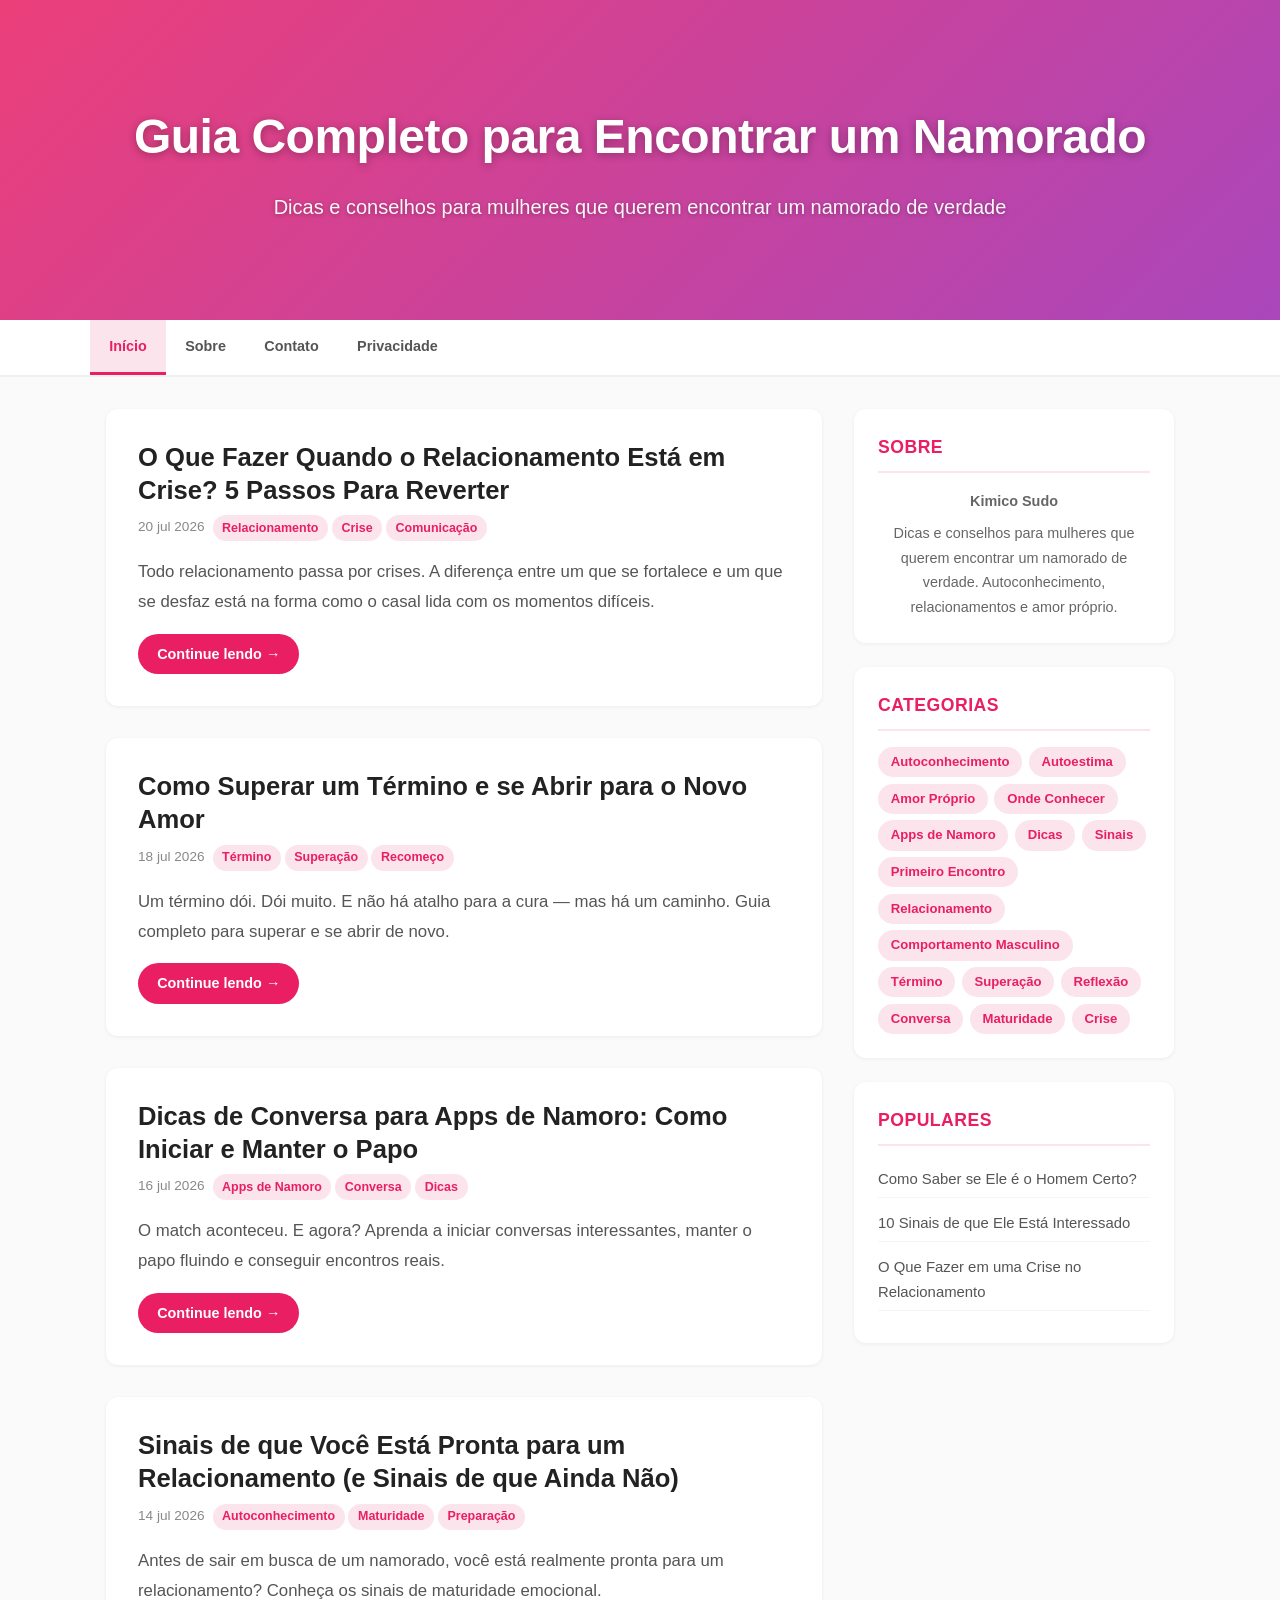
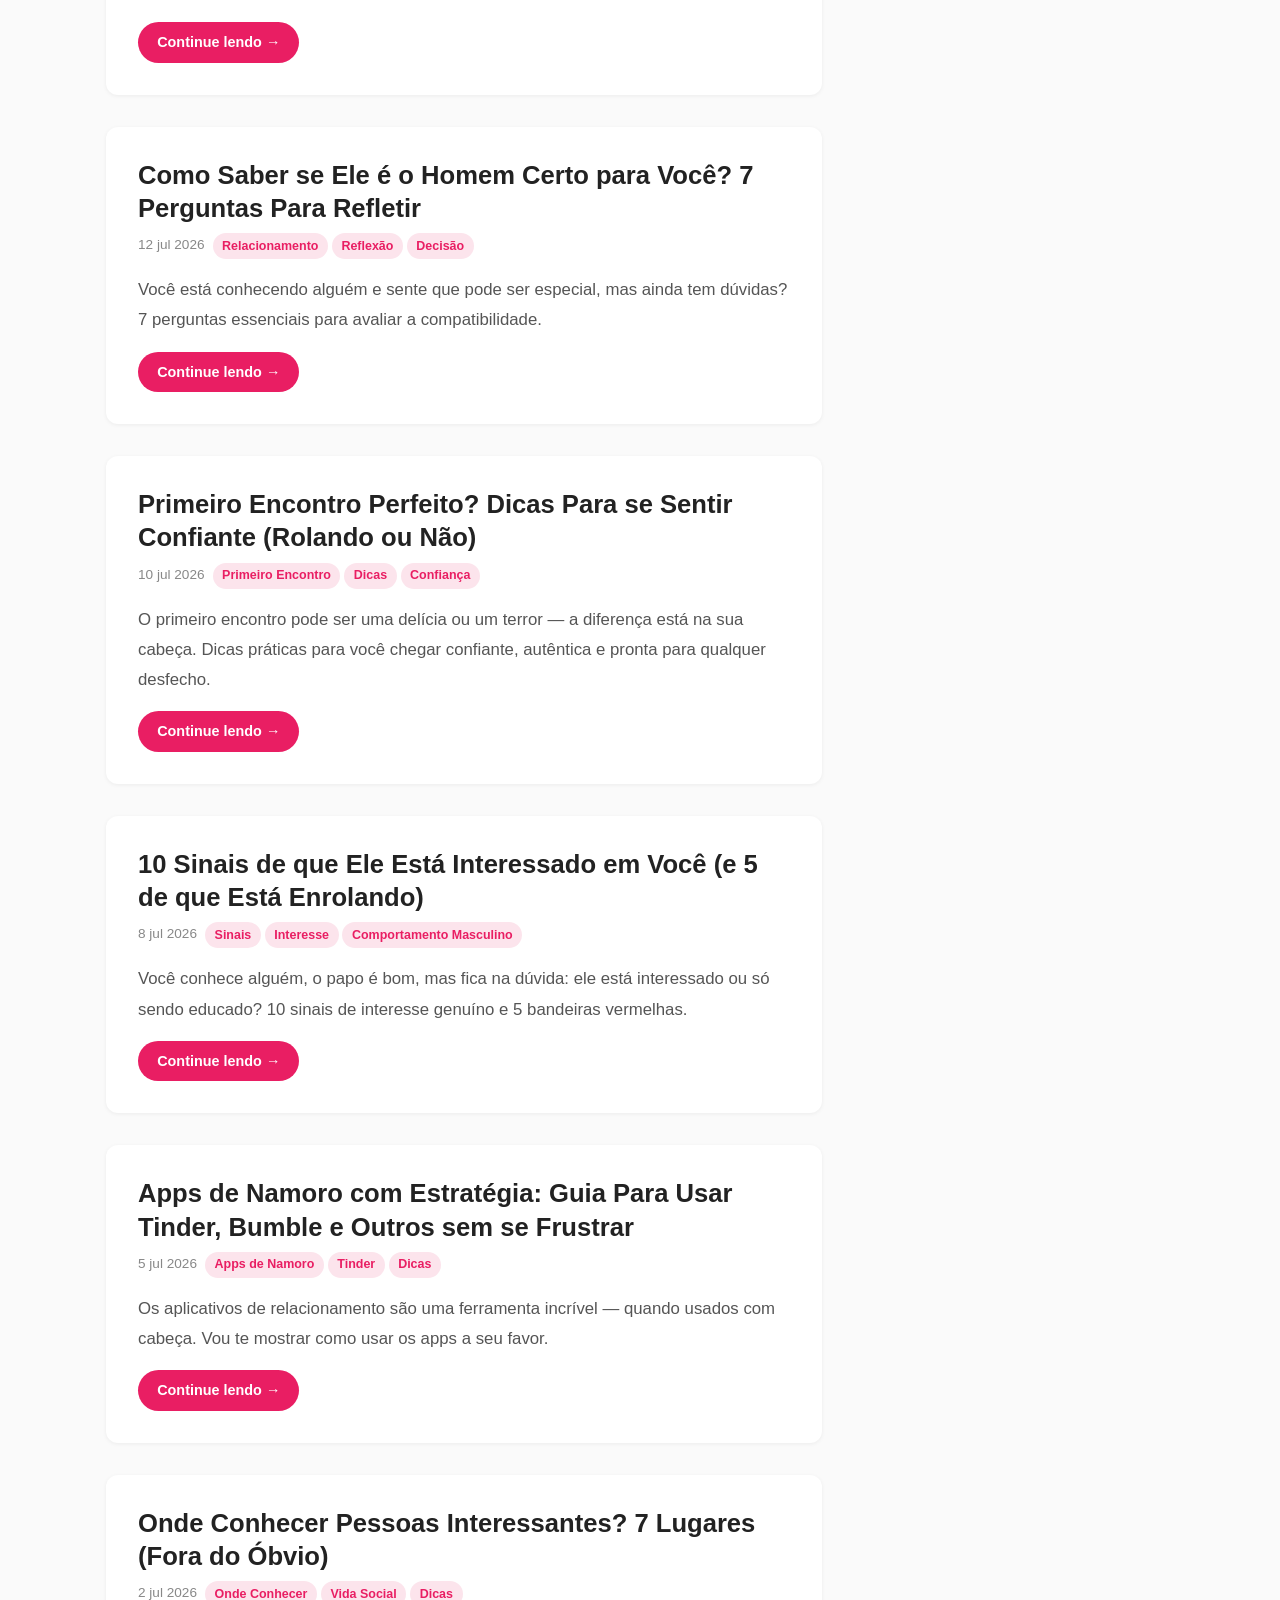
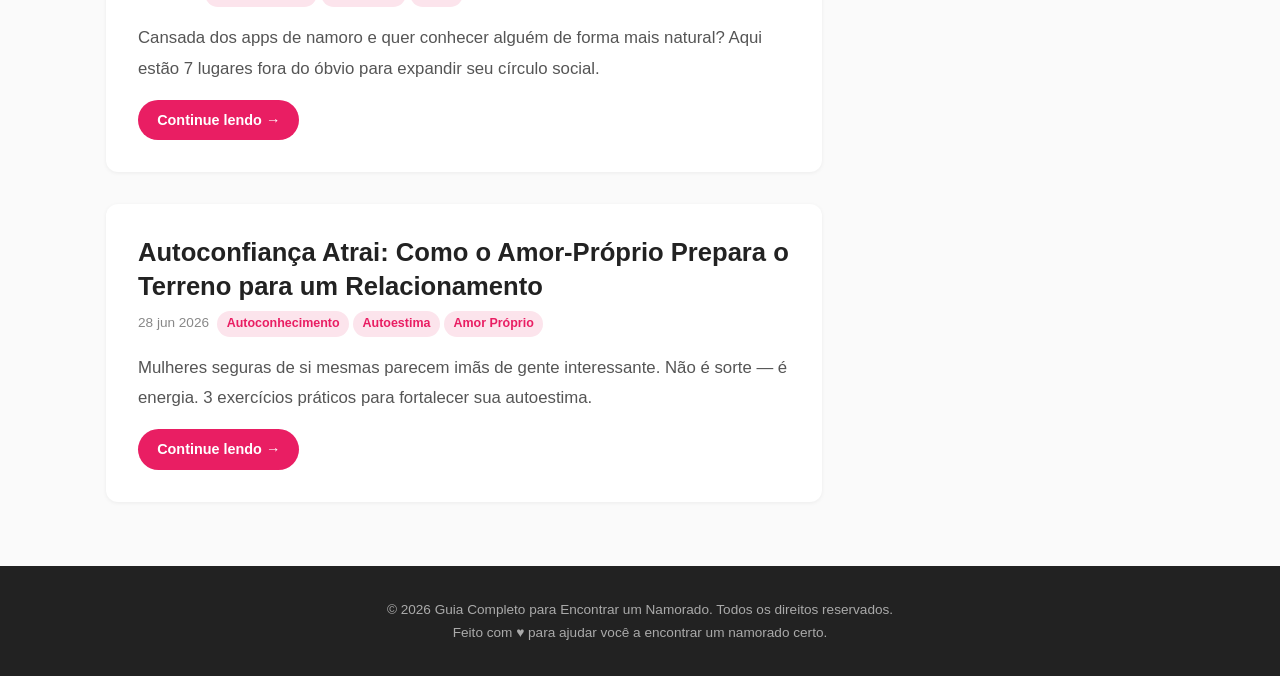
<file: index.html>
<!DOCTYPE html>
<html lang="pt-BR">
<head>
  <meta charset="UTF-8">
  <meta name="viewport" content="width=device-width, initial-scale=1">
  <title>Guia Completo para Encontrar um Namorado</title>
  <meta name="description" content="Guia completo para mulheres que querem encontrar um namorado. Dicas de autoestima, relacionamento, apps de namoro e como conhecer pessoas interessantes.">
  <meta property="og:title" content="Guia Completo para Encontrar um Namorado">
  <meta property="og:description" content="Guia completo para mulheres que querem encontrar um namorado. Dicas de autoestima, relacionamento, apps de namoro e como conhecer pessoas interessantes.">
  <meta property="og:type" content="website">
  <meta property="og:url" content="https://prado59.github.io/namoradocerto/">
  <meta property="og:image" content="https://prado59.github.io/namoradocerto/img/og-image.jpg">
  <meta name="twitter:card" content="summary_large_image">
  <meta name="twitter:title" content="Guia Completo para Encontrar um Namorado">
  <meta name="twitter:description" content="Guia completo para mulheres que querem encontrar um namorado.">
  <link rel="canonical" href="https://prado59.github.io/namoradocerto/">
  <link rel="stylesheet" href="css/style.css">
  <link rel="icon" href="data:image/svg+xml,<svg xmlns='http://www.w3.org/2000/svg' viewBox='0 0 100 100'><text y='.9em' font-size='90'>💕</text></svg>">
  <script async src="https://www.googletagmanager.com/gtag/js?id=G-HJWYYD8TSG"></script>
  <script>window.dataLayer=window.dataLayer||[];function gtag(){dataLayer.push(arguments);}gtag('js',new Date());gtag('config','G-HJWYYD8TSG');</script>
</head>
<body>

  <header class="header-wrap">
    <h1><a href="index.html">Guia Completo para Encontrar um Namorado</a></h1>
    <p class="description">Dicas e conselhos para mulheres que querem encontrar um namorado de verdade</p>
  </header>

  <nav class="nav-wrap">
    <button class="nav-toggle" onclick="this.nextElementSibling.classList.toggle('open')">☰ Menu</button>
    <ul>
      <li class="active"><a href="index.html">Início</a></li>
      <li><a href="about.html">Sobre</a></li>
      <li><a href="contact.html">Contato</a></li>
      <li><a href="privacy.html">Privacidade</a></li>
    </ul>
  </nav>

  <div class="container">
    <main>

      <article class="post-card">
        <h2><a href="posts/relacionamento-em-crise.html">O Que Fazer Quando o Relacionamento Está em Crise? 5 Passos Para Reverter</a></h2>
        <div class="post-meta">
          <span>20 jul 2026</span>
          <span class="labels">
            <a href="#">Relacionamento</a>
            <a href="#">Crise</a>
            <a href="#">Comunicação</a>
          </span>
        </div>
        <p class="post-excerpt">Todo relacionamento passa por crises. A diferença entre um que se fortalece e um que se desfaz está na forma como o casal lida com os momentos difíceis.</p>
        <a class="read-more" href="posts/relacionamento-em-crise.html">Continue lendo →</a>
      </article>

      <article class="post-card">
        <h2><a href="posts/superar-termino-novo-amor.html">Como Superar um Término e se Abrir para o Novo Amor</a></h2>
        <div class="post-meta">
          <span>18 jul 2026</span>
          <span class="labels">
            <a href="#">Término</a>
            <a href="#">Superação</a>
            <a href="#">Recomeço</a>
          </span>
        </div>
        <p class="post-excerpt">Um término dói. Dói muito. E não há atalho para a cura — mas há um caminho. Guia completo para superar e se abrir de novo.</p>
        <a class="read-more" href="posts/superar-termino-novo-amor.html">Continue lendo →</a>
      </article>

      <article class="post-card">
        <h2><a href="posts/dicas-conversa-apps-namoro.html">Dicas de Conversa para Apps de Namoro: Como Iniciar e Manter o Papo</a></h2>
        <div class="post-meta">
          <span>16 jul 2026</span>
          <span class="labels">
            <a href="#">Apps de Namoro</a>
            <a href="#">Conversa</a>
            <a href="#">Dicas</a>
          </span>
        </div>
        <p class="post-excerpt">O match aconteceu. E agora? Aprenda a iniciar conversas interessantes, manter o papo fluindo e conseguir encontros reais.</p>
        <a class="read-more" href="posts/dicas-conversa-apps-namoro.html">Continue lendo →</a>
      </article>

      <article class="post-card">
        <h2><a href="posts/sinais-pronta-para-relacionamento.html">Sinais de que Você Está Pronta para um Relacionamento (e Sinais de que Ainda Não)</a></h2>
        <div class="post-meta">
          <span>14 jul 2026</span>
          <span class="labels">
            <a href="#">Autoconhecimento</a>
            <a href="#">Maturidade</a>
            <a href="#">Preparação</a>
          </span>
        </div>
        <p class="post-excerpt">Antes de sair em busca de um namorado, você está realmente pronta para um relacionamento? Conheça os sinais de maturidade emocional.</p>
        <a class="read-more" href="posts/sinais-pronta-para-relacionamento.html">Continue lendo →</a>
      </article>

      <article class="post-card">
        <h2><a href="posts/homem-certo-para-voce.html">Como Saber se Ele é o Homem Certo para Você? 7 Perguntas Para Refletir</a></h2>
        <div class="post-meta">
          <span>12 jul 2026</span>
          <span class="labels">
            <a href="#">Relacionamento</a>
            <a href="#">Reflexão</a>
            <a href="#">Decisão</a>
          </span>
        </div>
        <p class="post-excerpt">Você está conhecendo alguém e sente que pode ser especial, mas ainda tem dúvidas? 7 perguntas essenciais para avaliar a compatibilidade.</p>
        <a class="read-more" href="posts/homem-certo-para-voce.html">Continue lendo →</a>
      </article>

      <article class="post-card">
        <h2><a href="posts/primeiro-encontro-dicas-confiante.html">Primeiro Encontro Perfeito? Dicas Para se Sentir Confiante (Rolando ou Não)</a></h2>
        <div class="post-meta">
          <span>10 jul 2026</span>
          <span class="labels">
            <a href="#">Primeiro Encontro</a>
            <a href="#">Dicas</a>
            <a href="#">Confiança</a>
          </span>
        </div>
        <p class="post-excerpt">O primeiro encontro pode ser uma delícia ou um terror — a diferença está na sua cabeça. Dicas práticas para você chegar confiante, autêntica e pronta para qualquer desfecho.</p>
        <a class="read-more" href="posts/primeiro-encontro-dicas-confiante.html">Continue lendo →</a>
      </article>

      <article class="post-card">
        <h2><a href="posts/sinais-homem-interessado-ou-enrolando.html">10 Sinais de que Ele Está Interessado em Você (e 5 de que Está Enrolando)</a></h2>
        <div class="post-meta">
          <span>8 jul 2026</span>
          <span class="labels">
            <a href="#">Sinais</a>
            <a href="#">Interesse</a>
            <a href="#">Comportamento Masculino</a>
          </span>
        </div>
        <p class="post-excerpt">Você conhece alguém, o papo é bom, mas fica na dúvida: ele está interessado ou só sendo educado? 10 sinais de interesse genuíno e 5 bandeiras vermelhas.</p>
        <a class="read-more" href="posts/sinais-homem-interessado-ou-enrolando.html">Continue lendo →</a>
      </article>

      <article class="post-card">
        <h2><a href="posts/apps-de-namoro-estrategia-tinder-bumble.html">Apps de Namoro com Estratégia: Guia Para Usar Tinder, Bumble e Outros sem se Frustrar</a></h2>
        <div class="post-meta">
          <span>5 jul 2026</span>
          <span class="labels">
            <a href="#">Apps de Namoro</a>
            <a href="#">Tinder</a>
            <a href="#">Dicas</a>
          </span>
        </div>
        <p class="post-excerpt">Os aplicativos de relacionamento são uma ferramenta incrível — quando usados com cabeça. Vou te mostrar como usar os apps a seu favor.</p>
        <a class="read-more" href="posts/apps-de-namoro-estrategia-tinder-bumble.html">Continue lendo →</a>
      </article>

      <article class="post-card">
        <h2><a href="posts/onde-conhecer-pessoas-interessantes-encontrar-namorado.html">Onde Conhecer Pessoas Interessantes? 7 Lugares (Fora do Óbvio)</a></h2>
        <div class="post-meta">
          <span>2 jul 2026</span>
          <span class="labels">
            <a href="#">Onde Conhecer</a>
            <a href="#">Vida Social</a>
            <a href="#">Dicas</a>
          </span>
        </div>
        <p class="post-excerpt">Cansada dos apps de namoro e quer conhecer alguém de forma mais natural? Aqui estão 7 lugares fora do óbvio para expandir seu círculo social.</p>
        <a class="read-more" href="posts/onde-conhecer-pessoas-interessantes-encontrar-namorado.html">Continue lendo →</a>
      </article>

      <article class="post-card">
        <h2><a href="posts/autoconfianca-atrai-amor-proprio-relacionamento.html">Autoconfiança Atrai: Como o Amor-Próprio Prepara o Terreno para um Relacionamento</a></h2>
        <div class="post-meta">
          <span>28 jun 2026</span>
          <span class="labels">
            <a href="#">Autoconhecimento</a>
            <a href="#">Autoestima</a>
            <a href="#">Amor Próprio</a>
          </span>
        </div>
        <p class="post-excerpt">Mulheres seguras de si mesmas parecem imãs de gente interessante. Não é sorte — é energia. 3 exercícios práticos para fortalecer sua autoestima.</p>
        <a class="read-more" href="posts/autoconfianca-atrai-amor-proprio-relacionamento.html">Continue lendo →</a>
      </article>

    </main>

    <aside class="sidebar">
      <div class="widget">
        <h3>Sobre</h3>
        <div class="profile-text">
          <p><strong>Kimico Sudo</strong></p>
          <p>Dicas e conselhos para mulheres que querem encontrar um namorado de verdade. Autoconhecimento, relacionamentos e amor próprio.</p>
        </div>
      </div>

      <div class="widget">
        <h3>Categorias</h3>
        <div class="label-cloud">
          <a href="#">Autoconhecimento</a>
          <a href="#">Autoestima</a>
          <a href="#">Amor Próprio</a>
          <a href="#">Onde Conhecer</a>
          <a href="#">Apps de Namoro</a>
          <a href="#">Dicas</a>
          <a href="#">Sinais</a>
          <a href="#">Primeiro Encontro</a>
          <a href="#">Relacionamento</a>
          <a href="#">Comportamento Masculino</a>
          <a href="#">Término</a>
          <a href="#">Superação</a>
          <a href="#">Reflexão</a>
          <a href="#">Conversa</a>
          <a href="#">Maturidade</a>
          <a href="#">Crise</a>
        </div>
      </div>

      <div class="widget">
        <h3>Populares</h3>
        <ul>
          <li><a href="posts/homem-certo-para-voce.html">Como Saber se Ele é o Homem Certo?</a></li>
          <li><a href="posts/sinais-homem-interessado-ou-enrolando.html">10 Sinais de que Ele Está Interessado</a></li>
          <li><a href="posts/relacionamento-em-crise.html">O Que Fazer em uma Crise no Relacionamento</a></li>
        </ul>
      </div>
    </aside>
  </div>

  <footer class="footer-wrap">
    <p>&copy; 2026 Guia Completo para Encontrar um Namorado. Todos os direitos reservados.</p>
    <p>Feito com ♥ para ajudar você a encontrar um namorado certo.</p>
  </footer>

</body>
</html>
</file>
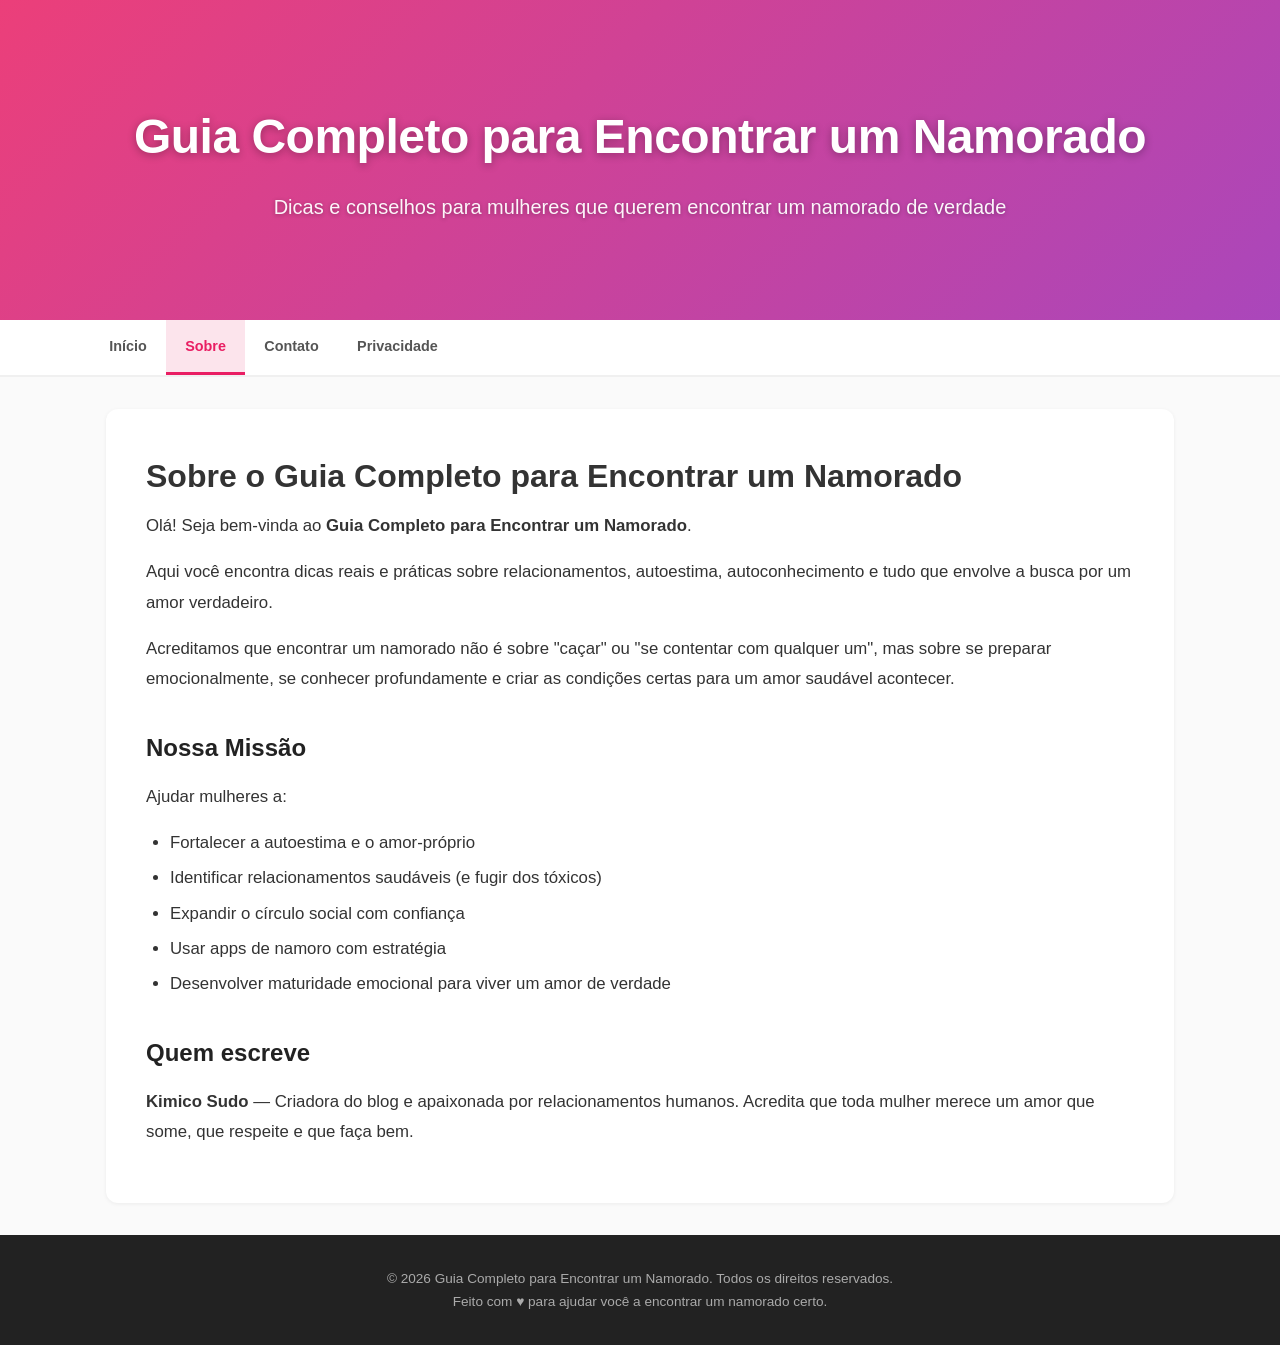
<file: about.html>
<!DOCTYPE html>
<html lang="pt-BR">
<head>
  <meta charset="UTF-8">
  <meta name="viewport" content="width=device-width, initial-scale=1">
  <title>Sobre - Guia Completo para Encontrar um Namorado</title>
  <meta name="description" content="Conheça a história do Guia Completo para Encontrar um Namorado e a missão de ajudar mulheres a encontrar relacionamentos saudáveis.">
  <meta property="og:title" content="Sobre - Guia Completo para Encontrar um Namorado">
  <meta property="og:description" content="Conheça a história e a missão do blog.">
  <meta property="og:type" content="website">
  <link rel="canonical" href="https://prado59.github.io/namoradocerto/about.html">
  <link rel="stylesheet" href="css/style.css">
  <link rel="icon" href="data:image/svg+xml,<svg xmlns='http://www.w3.org/2000/svg' viewBox='0 0 100 100'><text y='.9em' font-size='90'>💕</text></svg>">
  <script async src="https://www.googletagmanager.com/gtag/js?id=G-HJWYYD8TSG"></script>
  <script>window.dataLayer=window.dataLayer||[];function gtag(){dataLayer.push(arguments);}gtag('js',new Date());gtag('config','G-HJWYYD8TSG');</script>
</head>
<body>

  <header class="header-wrap">
    <h1><a href="index.html">Guia Completo para Encontrar um Namorado</a></h1>
    <p class="description">Dicas e conselhos para mulheres que querem encontrar um namorado de verdade</p>
  </header>

  <nav class="nav-wrap">
    <button class="nav-toggle" onclick="this.nextElementSibling.classList.toggle('open')">☰ Menu</button>
    <ul>
      <li><a href="index.html">Início</a></li>
      <li class="active"><a href="about.html">Sobre</a></li>
      <li><a href="contact.html">Contato</a></li>
      <li><a href="privacy.html">Privacidade</a></li>
    </ul>
  </nav>

  <div class="container-full">
    <article class="post-full">
      <h1 class="post-title">Sobre o Guia Completo para Encontrar um Namorado</h1>
      <div class="post-body">
        <p>Olá! Seja bem-vinda ao <strong>Guia Completo para Encontrar um Namorado</strong>.</p>
        <p>Aqui você encontra dicas reais e práticas sobre relacionamentos, autoestima, autoconhecimento e tudo que envolve a busca por um amor verdadeiro.</p>
        <p>Acreditamos que encontrar um namorado não é sobre "caçar" ou "se contentar com qualquer um", mas sobre se preparar emocionalmente, se conhecer profundamente e criar as condições certas para um amor saudável acontecer.</p>

        <h2>Nossa Missão</h2>
        <p>Ajudar mulheres a:</p>
        <ul>
          <li>Fortalecer a autoestima e o amor-próprio</li>
          <li>Identificar relacionamentos saudáveis (e fugir dos tóxicos)</li>
          <li>Expandir o círculo social com confiança</li>
          <li>Usar apps de namoro com estratégia</li>
          <li>Desenvolver maturidade emocional para viver um amor de verdade</li>
        </ul>

        <h2>Quem escreve</h2>
        <p><strong>Kimico Sudo</strong> — Criadora do blog e apaixonada por relacionamentos humanos. Acredita que toda mulher merece um amor que some, que respeite e que faça bem.</p>
      </div>
    </article>
  </div>

  <footer class="footer-wrap">
    <p>&copy; 2026 Guia Completo para Encontrar um Namorado. Todos os direitos reservados.</p>
    <p>Feito com ♥ para ajudar você a encontrar um namorado certo.</p>
  </footer>

</body>
</html>
</file>
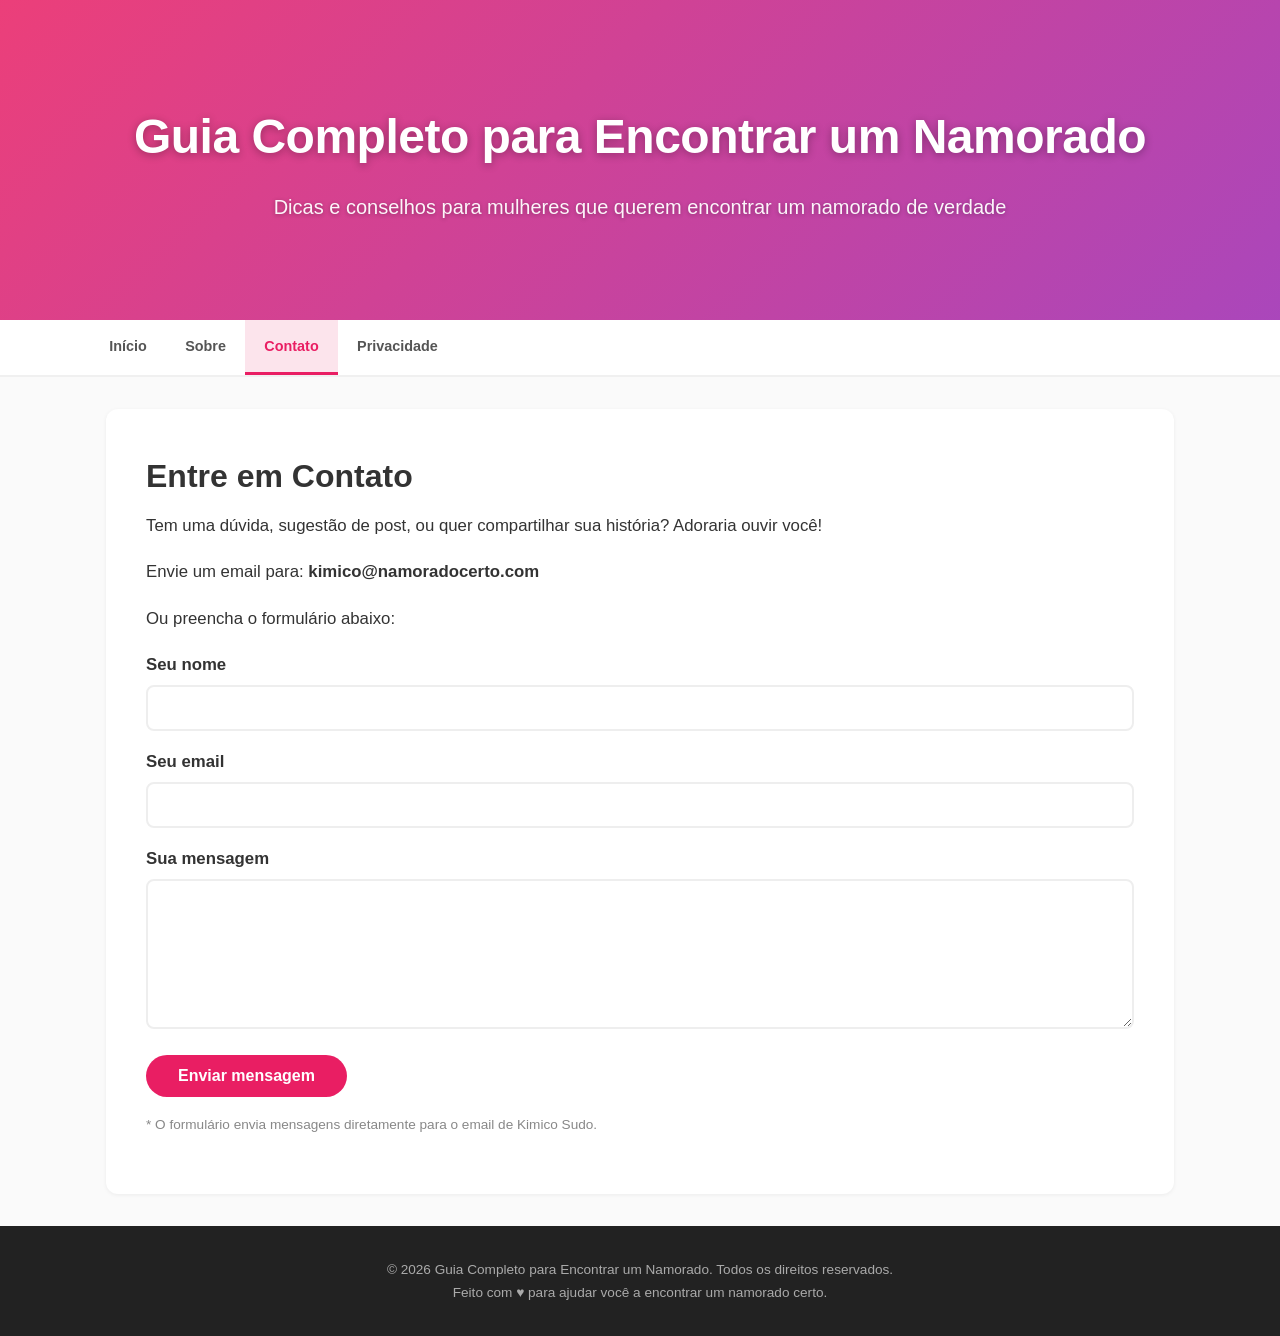
<file: contact.html>
<!DOCTYPE html>
<html lang="pt-BR">
<head>
  <meta charset="UTF-8">
  <meta name="viewport" content="width=device-width, initial-scale=1">
  <title>Contato - Guia Completo para Encontrar um Namorado</title>
  <meta name="description" content="Entre em contato com o Guia Completo para Encontrar um Namorado. Envie sua dúvida, sugestão ou história.">
  <meta property="og:title" content="Contato - Guia Completo para Encontrar um Namorado">
  <meta property="og:description" content="Envie sua mensagem para o blog.">
  <meta property="og:type" content="website">
  <link rel="canonical" href="https://prado59.github.io/namoradocerto/contact.html">
  <link rel="stylesheet" href="css/style.css">
  <link rel="icon" href="data:image/svg+xml,<svg xmlns='http://www.w3.org/2000/svg' viewBox='0 0 100 100'><text y='.9em' font-size='90'>💕</text></svg>">
  <script async src="https://www.googletagmanager.com/gtag/js?id=G-HJWYYD8TSG"></script>
  <script>window.dataLayer=window.dataLayer||[];function gtag(){dataLayer.push(arguments);}gtag('js',new Date());gtag('config','G-HJWYYD8TSG');</script>
</head>
<body>

  <header class="header-wrap">
    <h1><a href="index.html">Guia Completo para Encontrar um Namorado</a></h1>
    <p class="description">Dicas e conselhos para mulheres que querem encontrar um namorado de verdade</p>
  </header>

  <nav class="nav-wrap">
    <button class="nav-toggle" onclick="this.nextElementSibling.classList.toggle('open')">☰ Menu</button>
    <ul>
      <li><a href="index.html">Início</a></li>
      <li><a href="about.html">Sobre</a></li>
      <li class="active"><a href="contact.html">Contato</a></li>
      <li><a href="privacy.html">Privacidade</a></li>
    </ul>
  </nav>

  <div class="container-full">
    <article class="post-full">
      <h1 class="post-title">Entre em Contato</h1>
      <div class="post-body">
        <p>Tem uma dúvida, sugestão de post, ou quer compartilhar sua história? Adoraria ouvir você!</p>
        <p>Envie um email para: <strong>kimico@namoradocerto.com</strong></p>
        <p>Ou preencha o formulário abaixo:</p>

        <form action="https://formspree.io/f/mlgyqlol" method="POST">
          <div class="form-group">
            <label for="name">Seu nome</label>
            <input type="text" id="name" name="name" required>
          </div>
          <div class="form-group">
            <label for="email">Seu email</label>
            <input type="email" id="email" name="email" required>
          </div>
          <div class="form-group">
            <label for="message">Sua mensagem</label>
            <textarea id="message" name="message" required></textarea>
          </div>
          <button type="submit" class="btn">Enviar mensagem</button>
        </form>
        <p style="margin-top:1rem;font-size:.85rem;color:#888;">* O formulário envia mensagens diretamente para o email de Kimico Sudo.</p>
      </div>
    </article>
  </div>

  <footer class="footer-wrap">
    <p>&copy; 2026 Guia Completo para Encontrar um Namorado. Todos os direitos reservados.</p>
    <p>Feito com ♥ para ajudar você a encontrar um namorado certo.</p>
  </footer>

</body>
</html>
</file>
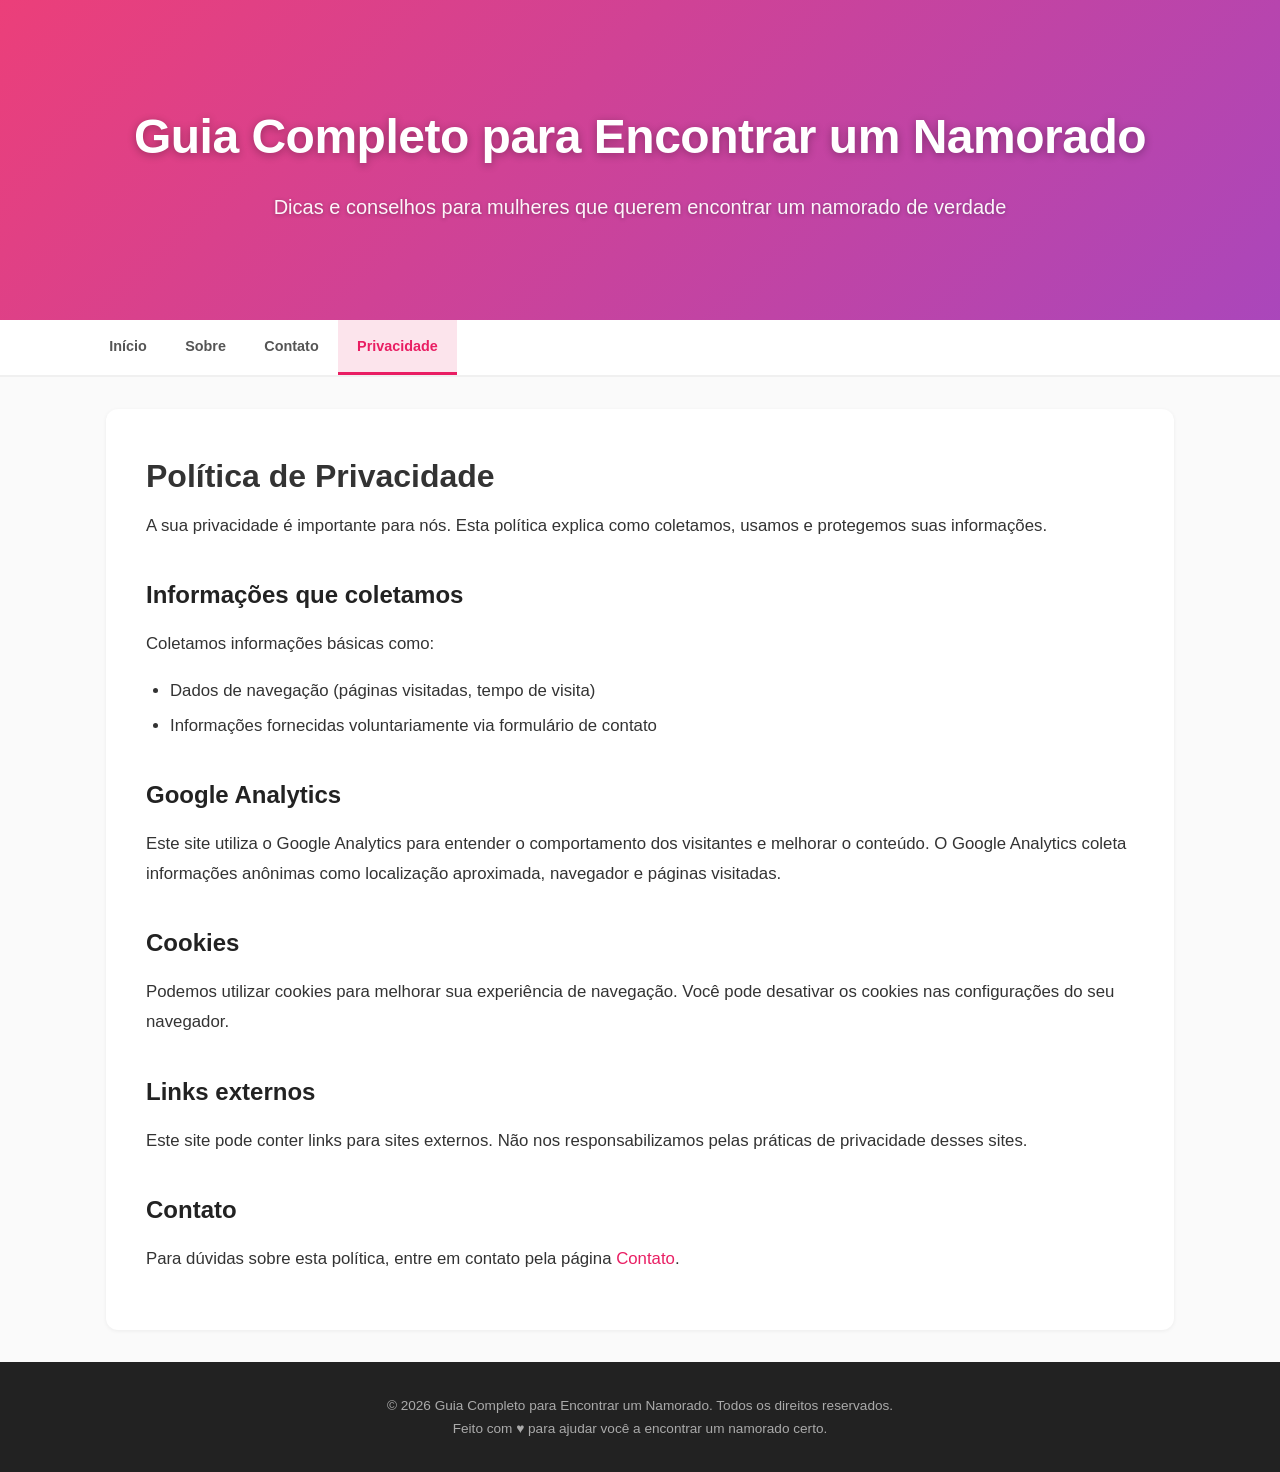
<file: privacy.html>
<!DOCTYPE html>
<html lang="pt-BR">
<head>
  <meta charset="UTF-8">
  <meta name="viewport" content="width=device-width, initial-scale=1">
  <title>Política de Privacidade - Guia Completo para Encontrar um Namorado</title>
  <meta name="description" content="Política de privacidade do Guia Completo para Encontrar um Namorado.">
  <link rel="canonical" href="https://prado59.github.io/namoradocerto/privacy.html">
  <link rel="stylesheet" href="css/style.css">
  <link rel="icon" href="data:image/svg+xml,<svg xmlns='http://www.w3.org/2000/svg' viewBox='0 0 100 100'><text y='.9em' font-size='90'>💕</text></svg>">
  <script async src="https://www.googletagmanager.com/gtag/js?id=G-HJWYYD8TSG"></script>
  <script>window.dataLayer=window.dataLayer||[];function gtag(){dataLayer.push(arguments);}gtag('js',new Date());gtag('config','G-HJWYYD8TSG');</script>
</head>
<body>

  <header class="header-wrap">
    <h1><a href="index.html">Guia Completo para Encontrar um Namorado</a></h1>
    <p class="description">Dicas e conselhos para mulheres que querem encontrar um namorado de verdade</p>
  </header>

  <nav class="nav-wrap">
    <button class="nav-toggle" onclick="this.nextElementSibling.classList.toggle('open')">☰ Menu</button>
    <ul>
      <li><a href="index.html">Início</a></li>
      <li><a href="about.html">Sobre</a></li>
      <li><a href="contact.html">Contato</a></li>
      <li class="active"><a href="privacy.html">Privacidade</a></li>
    </ul>
  </nav>

  <div class="container-full">
    <article class="post-full">
      <h1 class="post-title">Política de Privacidade</h1>
      <div class="post-body">
        <p>A sua privacidade é importante para nós. Esta política explica como coletamos, usamos e protegemos suas informações.</p>

        <h2>Informações que coletamos</h2>
        <p>Coletamos informações básicas como:</p>
        <ul>
          <li>Dados de navegação (páginas visitadas, tempo de visita)</li>
          <li>Informações fornecidas voluntariamente via formulário de contato</li>
        </ul>

        <h2>Google Analytics</h2>
        <p>Este site utiliza o Google Analytics para entender o comportamento dos visitantes e melhorar o conteúdo. O Google Analytics coleta informações anônimas como localização aproximada, navegador e páginas visitadas.</p>

        <h2>Cookies</h2>
        <p>Podemos utilizar cookies para melhorar sua experiência de navegação. Você pode desativar os cookies nas configurações do seu navegador.</p>

        <h2>Links externos</h2>
        <p>Este site pode conter links para sites externos. Não nos responsabilizamos pelas práticas de privacidade desses sites.</p>

        <h2>Contato</h2>
        <p>Para dúvidas sobre esta política, entre em contato pela página <a href="contact.html">Contato</a>.</p>
      </div>
    </article>
  </div>

  <footer class="footer-wrap">
    <p>&copy; 2026 Guia Completo para Encontrar um Namorado. Todos os direitos reservados.</p>
    <p>Feito com ♥ para ajudar você a encontrar um namorado certo.</p>
  </footer>

</body>
</html>
</file>
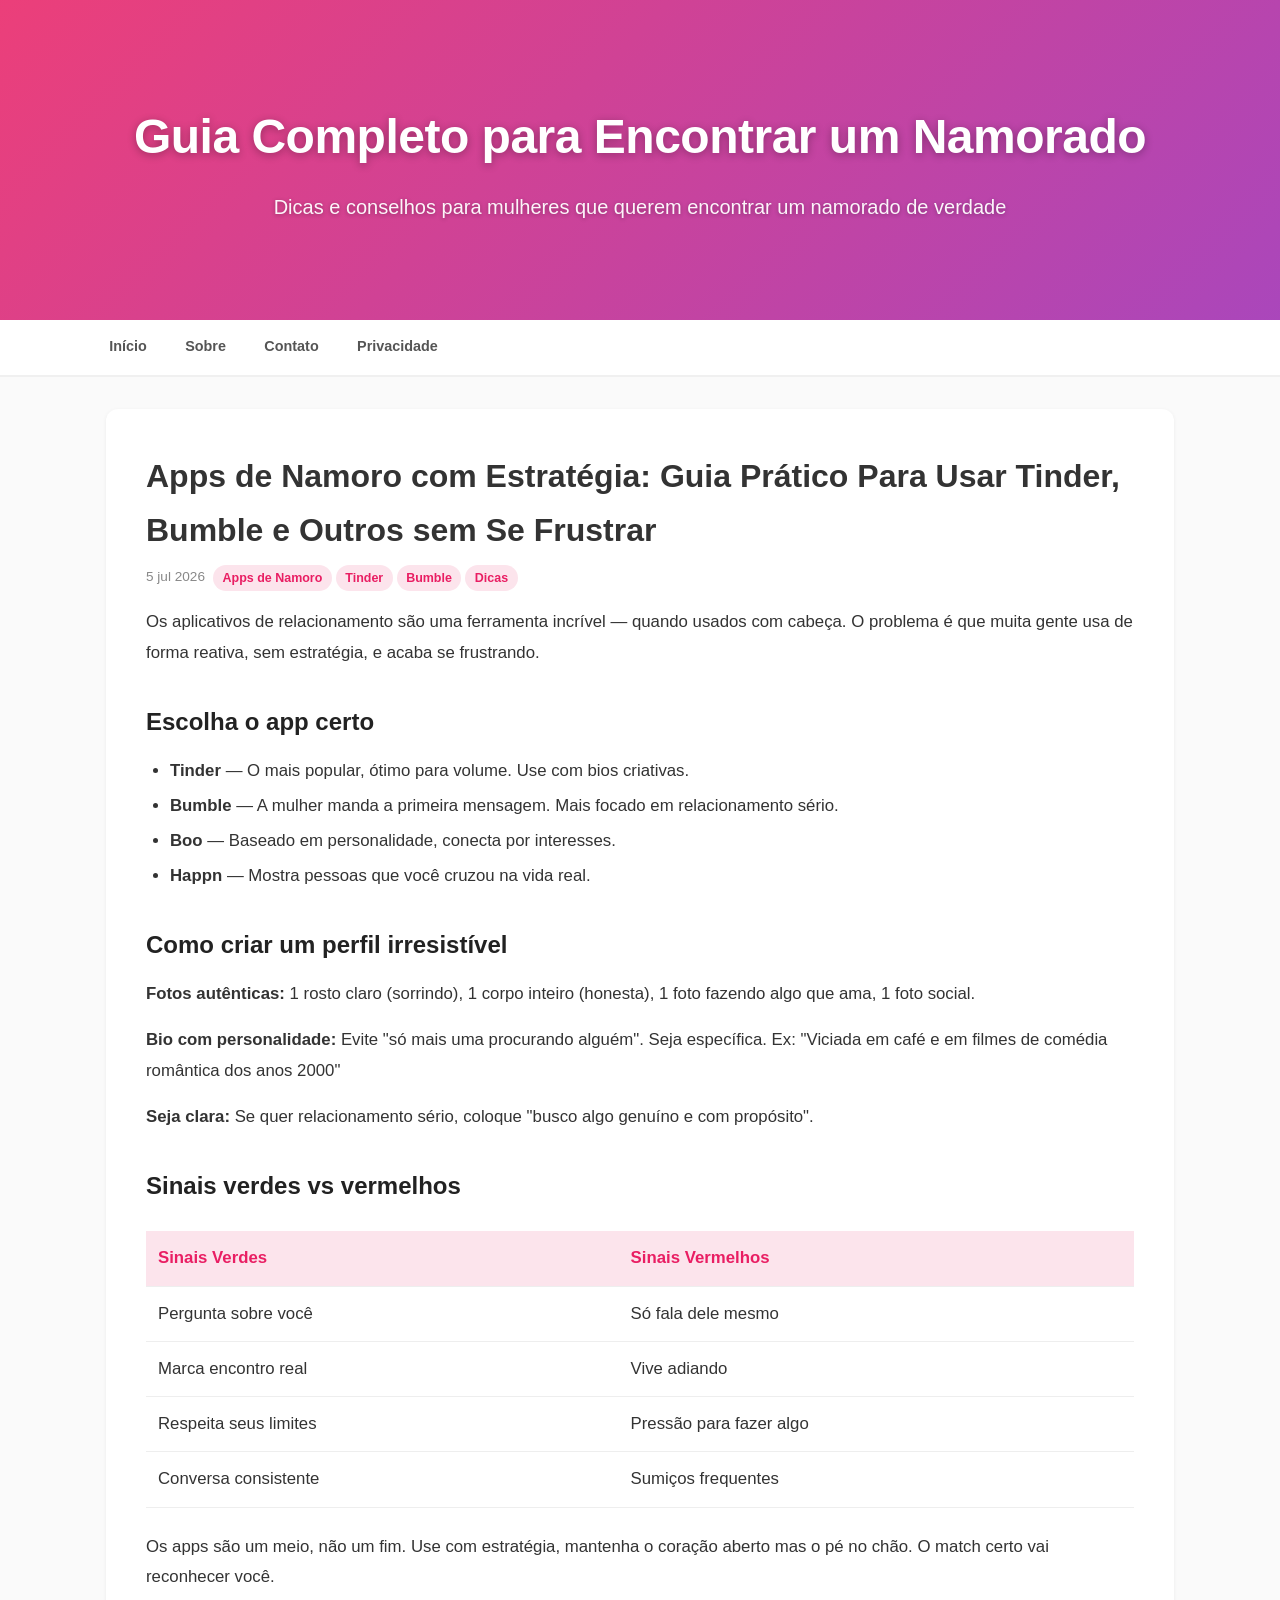
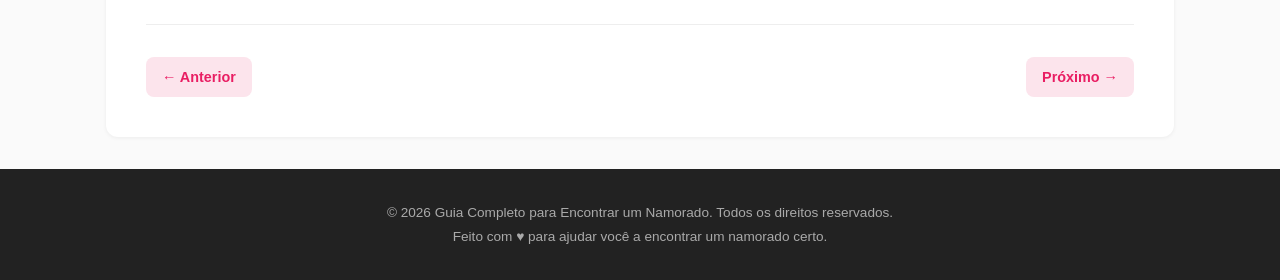
<file: posts/apps-de-namoro-estrategia-tinder-bumble.html>
<!DOCTYPE html>
<html lang="pt-BR">
<head>
  <meta charset="UTF-8">
  <meta name="viewport" content="width=device-width, initial-scale=1">
  <title>Apps de Namoro com Estratégia: Guia Para Usar Tinder, Bumble e Outros</title>
  <meta name="description" content="Guia prático para usar apps de relacionamento como Tinder e Bumble sem se frustrar. Como criar perfil irresistível e evitar armadilhas.">
  <meta property="og:title" content="Apps de Namoro com Estratégia: Guia Para Usar Tinder, Bumble e Outros">
  <meta property="og:description" content="Use apps de namoro a seu favor com estratégia. Dicas de perfil, bio e segurança.">
  <meta property="og:type" content="article">
  <meta property="og:url" content="https://prado59.github.io/namoradocerto/posts/apps-de-namoro-estrategia-tinder-bumble.html">
  <meta name="twitter:card" content="summary_large_image">
  <link rel="canonical" href="https://prado59.github.io/namoradocerto/posts/apps-de-namoro-estrategia-tinder-bumble.html">
  <link rel="stylesheet" href="../css/style.css">
  <link rel="icon" href="data:image/svg+xml,<svg xmlns='http://www.w3.org/2000/svg' viewBox='0 0 100 100'><text y='.9em' font-size='90'>💕</text></svg>">
  <script async src="https://www.googletagmanager.com/gtag/js?id=G-HJWYYD8TSG"></script>
  <script>window.dataLayer=window.dataLayer||[];function gtag(){dataLayer.push(arguments);}gtag('js',new Date());gtag('config','G-HJWYYD8TSG');</script>
</head>
<body>

  <header class="header-wrap">
    <h1><a href="../index.html">Guia Completo para Encontrar um Namorado</a></h1>
    <p class="description">Dicas e conselhos para mulheres que querem encontrar um namorado de verdade</p>
  </header>

  <nav class="nav-wrap">
    <button class="nav-toggle" onclick="this.nextElementSibling.classList.toggle('open')">☰ Menu</button>
    <ul>
      <li><a href="../index.html">Início</a></li>
      <li><a href="../about.html">Sobre</a></li>
      <li><a href="../contact.html">Contato</a></li>
      <li><a href="../privacy.html">Privacidade</a></li>
    </ul>
  </nav>

  <div class="container-full">
    <article class="post-full">
      <h1 class="post-title">Apps de Namoro com Estratégia: Guia Prático Para Usar Tinder, Bumble e Outros sem Se Frustrar</h1>
      <div class="post-meta">
        <span>5 jul 2026</span>
        <span class="labels">
          <a href="#">Apps de Namoro</a>
          <a href="#">Tinder</a>
          <a href="#">Bumble</a>
          <a href="#">Dicas</a>
        </span>
      </div>

      <div class="post-body">
        <p>Os aplicativos de relacionamento são uma ferramenta incrível — quando usados com cabeça. O problema é que muita gente usa de forma reativa, sem estratégia, e acaba se frustrando.</p>

        <h2>Escolha o app certo</h2>
        <ul>
          <li><strong>Tinder</strong> — O mais popular, ótimo para volume. Use com bios criativas.</li>
          <li><strong>Bumble</strong> — A mulher manda a primeira mensagem. Mais focado em relacionamento sério.</li>
          <li><strong>Boo</strong> — Baseado em personalidade, conecta por interesses.</li>
          <li><strong>Happn</strong> — Mostra pessoas que você cruzou na vida real.</li>
        </ul>

        <h2>Como criar um perfil irresistível</h2>
        <p><strong>Fotos autênticas:</strong> 1 rosto claro (sorrindo), 1 corpo inteiro (honesta), 1 foto fazendo algo que ama, 1 foto social.</p>
        <p><strong>Bio com personalidade:</strong> Evite "só mais uma procurando alguém". Seja específica. Ex: "Viciada em café e em filmes de comédia romântica dos anos 2000"</p>
        <p><strong>Seja clara:</strong> Se quer relacionamento sério, coloque "busco algo genuíno e com propósito".</p>

        <h2>Sinais verdes vs vermelhos</h2>
        <table>
          <thead>
            <tr><th>Sinais Verdes</th><th>Sinais Vermelhos</th></tr>
          </thead>
          <tbody>
            <tr><td>Pergunta sobre você</td><td>Só fala dele mesmo</td></tr>
            <tr><td>Marca encontro real</td><td>Vive adiando</td></tr>
            <tr><td>Respeita seus limites</td><td>Pressão para fazer algo</td></tr>
            <tr><td>Conversa consistente</td><td>Sumiços frequentes</td></tr>
          </tbody>
        </table>

        <p>Os apps são um meio, não um fim. Use com estratégia, mantenha o coração aberto mas o pé no chão. O match certo vai reconhecer você.</p>
      </div>

      <div class="post-footer">
        <div class="post-nav">
          <a href="onde-conhecer-pessoas-interessantes-encontrar-namorado.html">← Anterior</a>
          <a href="sinais-homem-interessado-ou-enrolando.html">Próximo →</a>
        </div>
      </div>
    </article>
  </div>

  <footer class="footer-wrap">
    <p>&copy; 2026 Guia Completo para Encontrar um Namorado. Todos os direitos reservados.</p>
    <p>Feito com ♥ para ajudar você a encontrar um namorado certo.</p>
  </footer>

</body>
</html>
</file>
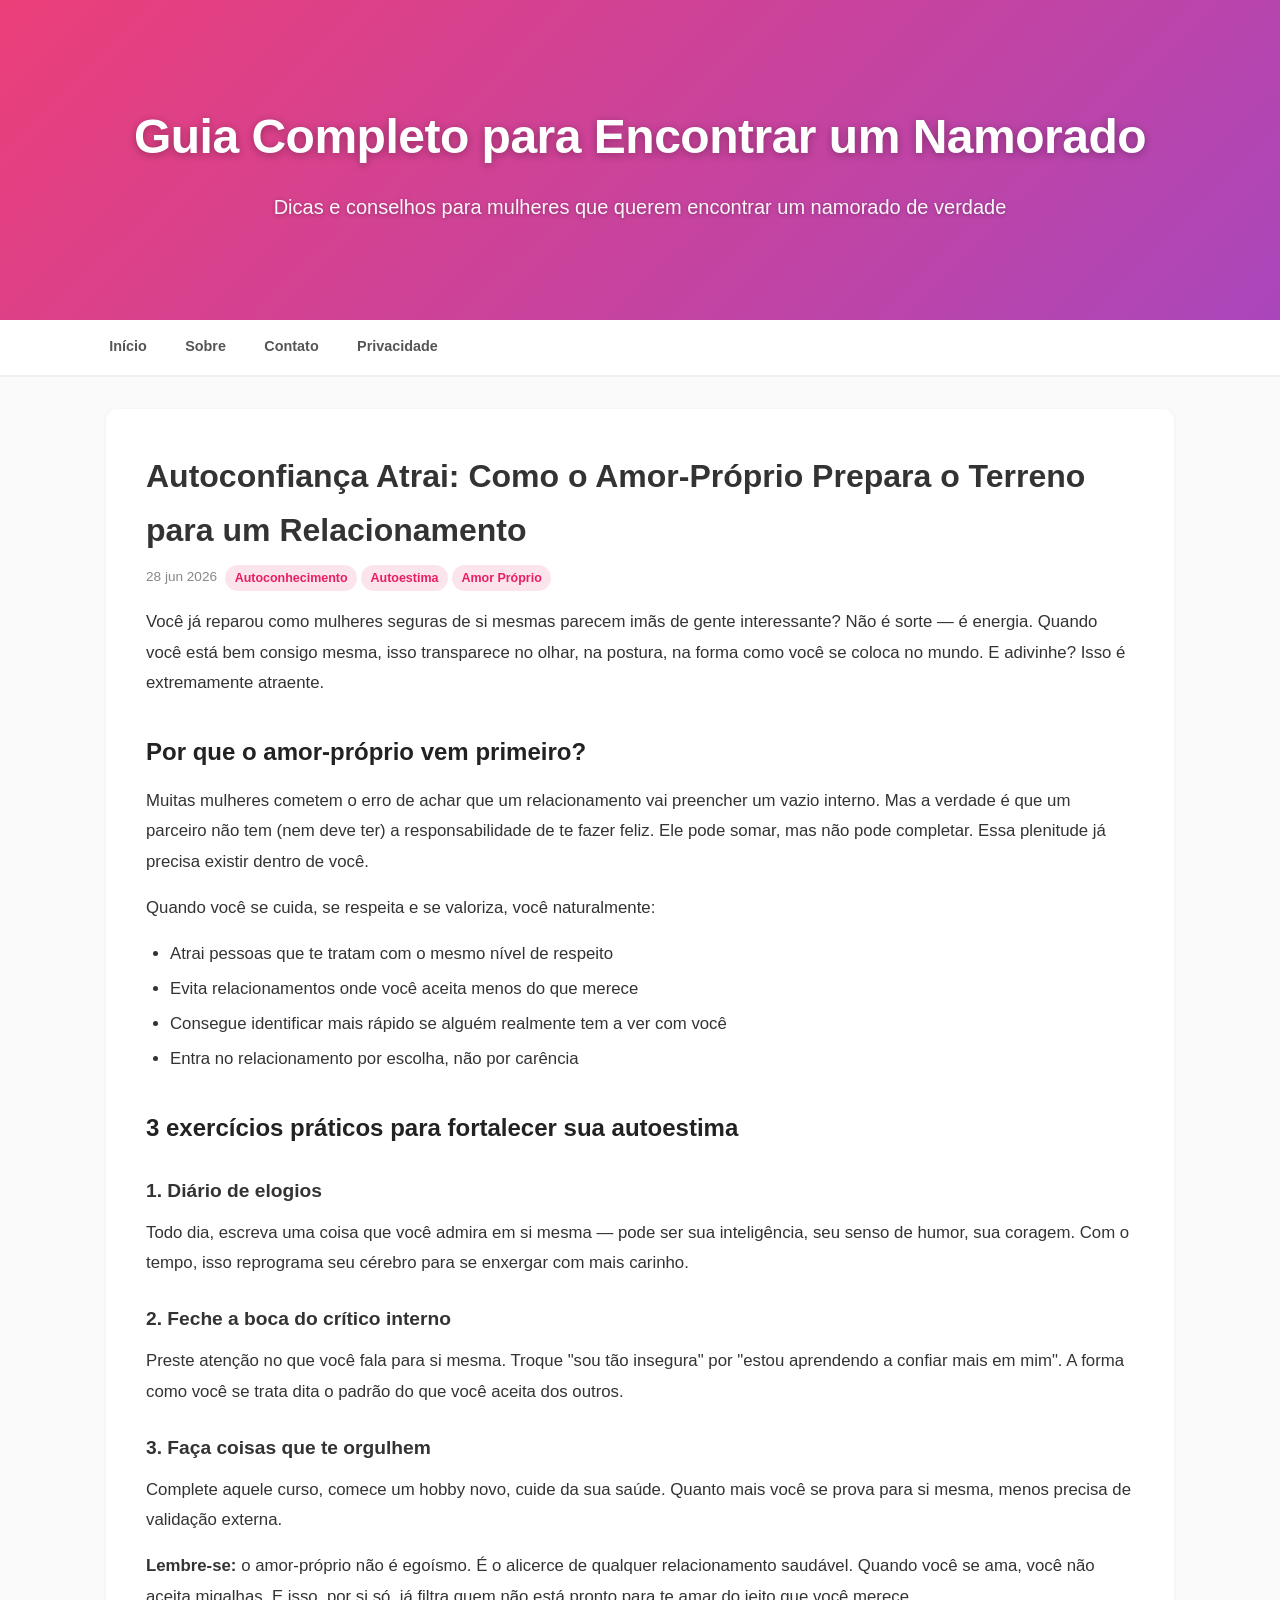
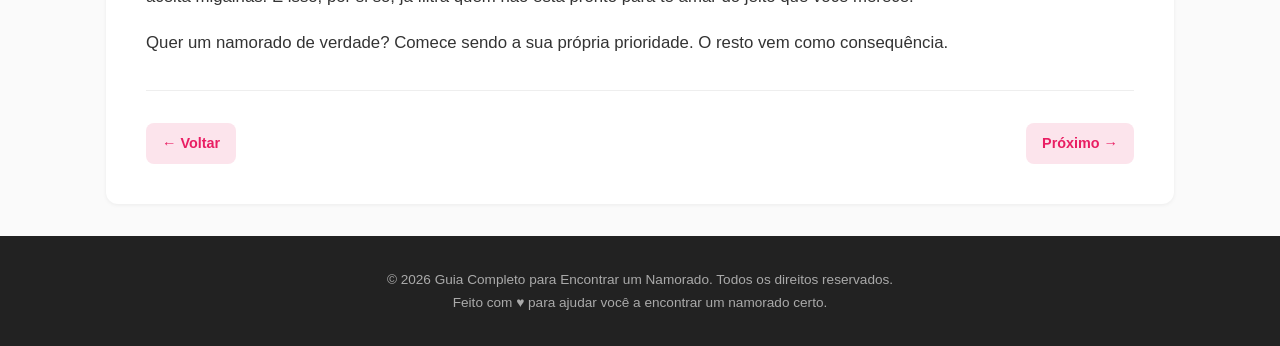
<file: posts/autoconfianca-atrai-amor-proprio-relacionamento.html>
<!DOCTYPE html>
<html lang="pt-BR">
<head>
  <meta charset="UTF-8">
  <meta name="viewport" content="width=device-width, initial-scale=1">
  <title>Autoconfiança Atrai: Como o Amor-Próprio Prepara o Terreno para um Relacionamento</title>
  <meta name="description" content="Mulheres seguras de si mesmas parecem imãs de gente interessante. Não é sorte — é energia. 3 exercícios práticos para fortalecer sua autoestima.">
  <meta property="og:title" content="Autoconfiança Atrai: Como o Amor-Próprio Prepara o Terreno para um Relacionamento">
  <meta property="og:description" content="3 exercícios práticos para fortalecer sua autoestima e atrair relacionamentos saudáveis.">
  <meta property="og:type" content="article">
  <meta property="og:url" content="https://prado59.github.io/namoradocerto/posts/autoconfianca-atrai-amor-proprio-relacionamento.html">
  <meta name="twitter:card" content="summary_large_image">
  <link rel="canonical" href="https://prado59.github.io/namoradocerto/posts/autoconfianca-atrai-amor-proprio-relacionamento.html">
  <link rel="stylesheet" href="../css/style.css">
  <link rel="icon" href="data:image/svg+xml,<svg xmlns='http://www.w3.org/2000/svg' viewBox='0 0 100 100'><text y='.9em' font-size='90'>💕</text></svg>">
  <script async src="https://www.googletagmanager.com/gtag/js?id=G-HJWYYD8TSG"></script>
  <script>window.dataLayer=window.dataLayer||[];function gtag(){dataLayer.push(arguments);}gtag('js',new Date());gtag('config','G-HJWYYD8TSG');</script>
</head>
<body>

  <header class="header-wrap">
    <h1><a href="../index.html">Guia Completo para Encontrar um Namorado</a></h1>
    <p class="description">Dicas e conselhos para mulheres que querem encontrar um namorado de verdade</p>
  </header>

  <nav class="nav-wrap">
    <button class="nav-toggle" onclick="this.nextElementSibling.classList.toggle('open')">☰ Menu</button>
    <ul>
      <li><a href="../index.html">Início</a></li>
      <li><a href="../about.html">Sobre</a></li>
      <li><a href="../contact.html">Contato</a></li>
      <li><a href="../privacy.html">Privacidade</a></li>
    </ul>
  </nav>

  <div class="container-full">
    <article class="post-full">
      <h1 class="post-title">Autoconfiança Atrai: Como o Amor-Próprio Prepara o Terreno para um Relacionamento</h1>
      <div class="post-meta">
        <span>28 jun 2026</span>
        <span class="labels">
          <a href="#">Autoconhecimento</a>
          <a href="#">Autoestima</a>
          <a href="#">Amor Próprio</a>
        </span>
      </div>

      <div class="post-body">
        <p>Você já reparou como mulheres seguras de si mesmas parecem imãs de gente interessante? Não é sorte — é energia. Quando você está bem consigo mesma, isso transparece no olhar, na postura, na forma como você se coloca no mundo. E adivinhe? Isso é extremamente atraente.</p>

        <h2>Por que o amor-próprio vem primeiro?</h2>
        <p>Muitas mulheres cometem o erro de achar que um relacionamento vai preencher um vazio interno. Mas a verdade é que um parceiro não tem (nem deve ter) a responsabilidade de te fazer feliz. Ele pode somar, mas não pode completar. Essa plenitude já precisa existir dentro de você.</p>
        <p>Quando você se cuida, se respeita e se valoriza, você naturalmente:</p>
        <ul>
          <li>Atrai pessoas que te tratam com o mesmo nível de respeito</li>
          <li>Evita relacionamentos onde você aceita menos do que merece</li>
          <li>Consegue identificar mais rápido se alguém realmente tem a ver com você</li>
          <li>Entra no relacionamento por escolha, não por carência</li>
        </ul>

        <h2>3 exercícios práticos para fortalecer sua autoestima</h2>

        <h3>1. Diário de elogios</h3>
        <p>Todo dia, escreva uma coisa que você admira em si mesma — pode ser sua inteligência, seu senso de humor, sua coragem. Com o tempo, isso reprograma seu cérebro para se enxergar com mais carinho.</p>

        <h3>2. Feche a boca do crítico interno</h3>
        <p>Preste atenção no que você fala para si mesma. Troque "sou tão insegura" por "estou aprendendo a confiar mais em mim". A forma como você se trata dita o padrão do que você aceita dos outros.</p>

        <h3>3. Faça coisas que te orgulhem</h3>
        <p>Complete aquele curso, comece um hobby novo, cuide da sua saúde. Quanto mais você se prova para si mesma, menos precisa de validação externa.</p>

        <p><strong>Lembre-se:</strong> o amor-próprio não é egoísmo. É o alicerce de qualquer relacionamento saudável. Quando você se ama, você não aceita migalhas. E isso, por si só, já filtra quem não está pronto para te amar do jeito que você merece.</p>
        <p>Quer um namorado de verdade? Comece sendo a sua própria prioridade. O resto vem como consequência.</p>
      </div>

      <div class="post-footer">
        <div class="post-nav">
          <a href="../index.html">← Voltar</a>
          <a href="onde-conhecer-pessoas-interessantes-encontrar-namorado.html">Próximo →</a>
        </div>
      </div>
    </article>
  </div>

  <footer class="footer-wrap">
    <p>&copy; 2026 Guia Completo para Encontrar um Namorado. Todos os direitos reservados.</p>
    <p>Feito com ♥ para ajudar você a encontrar um namorado certo.</p>
  </footer>

</body>
</html>
</file>
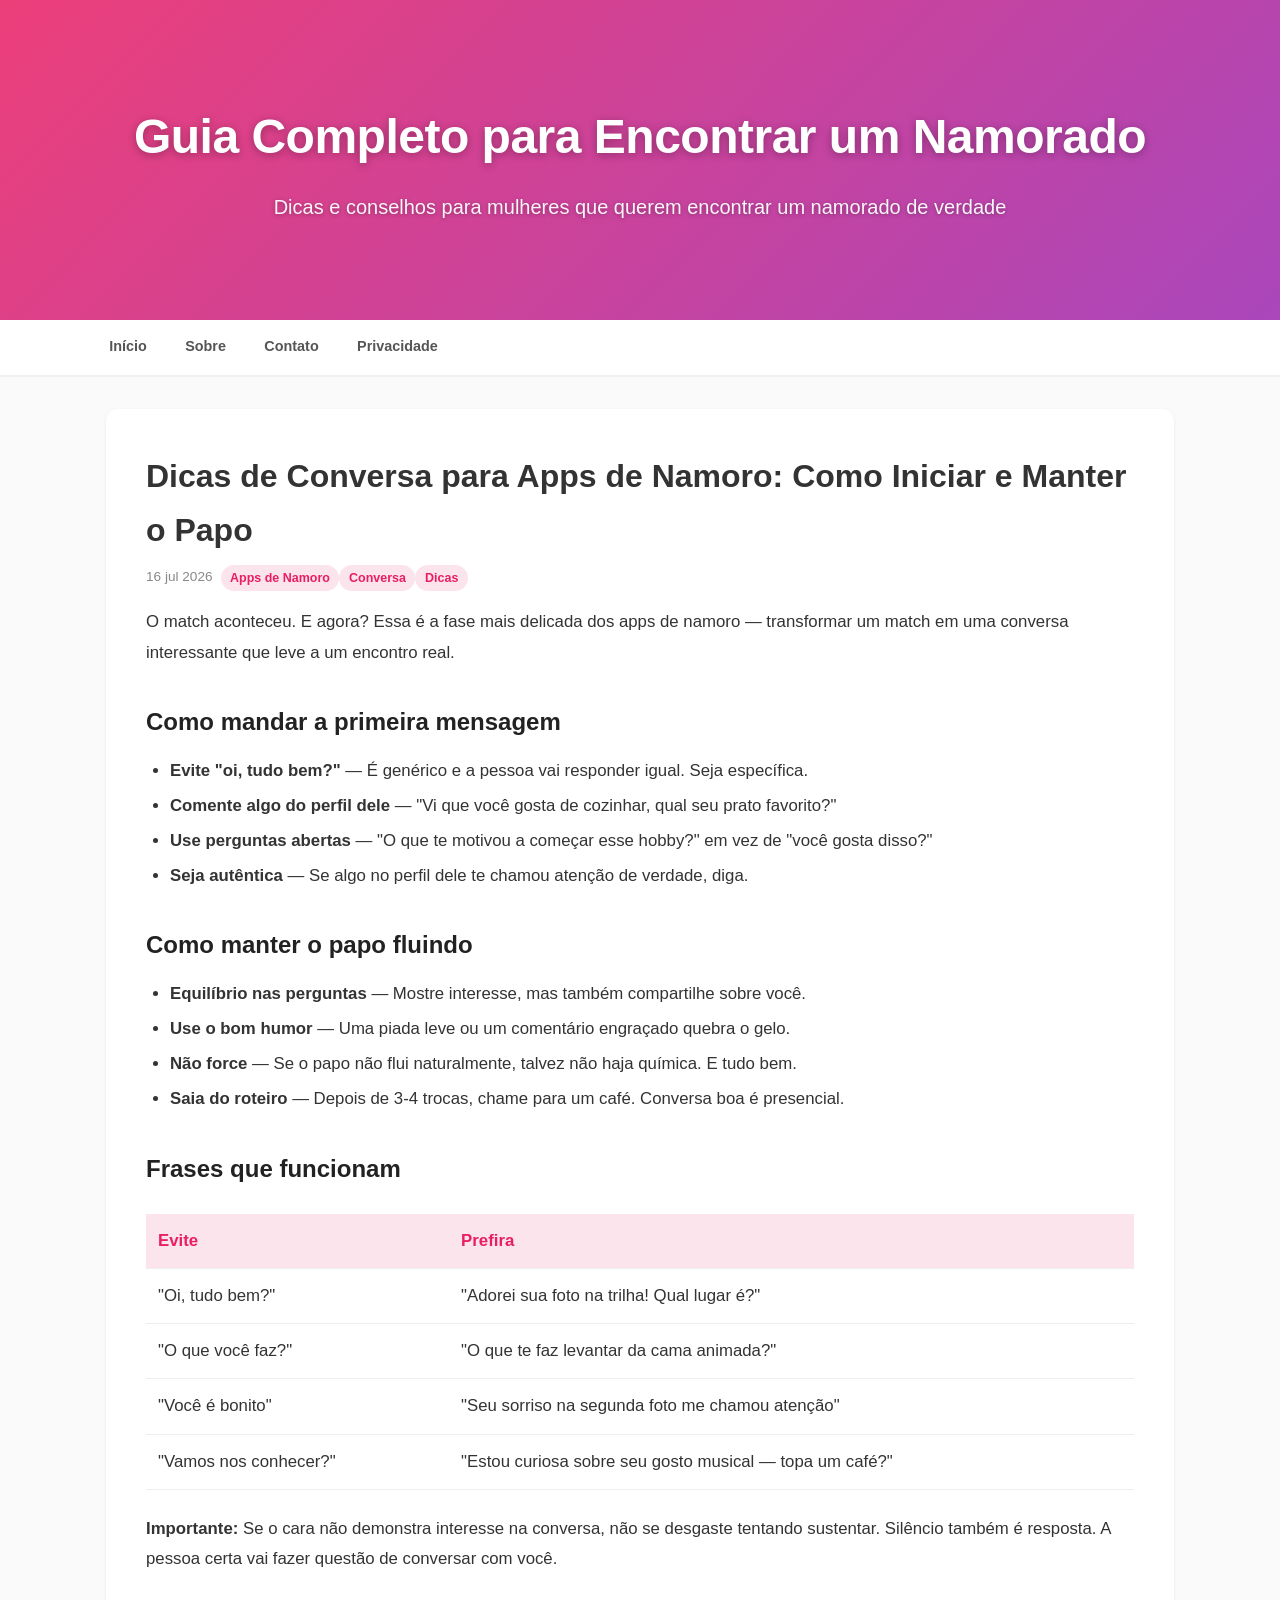
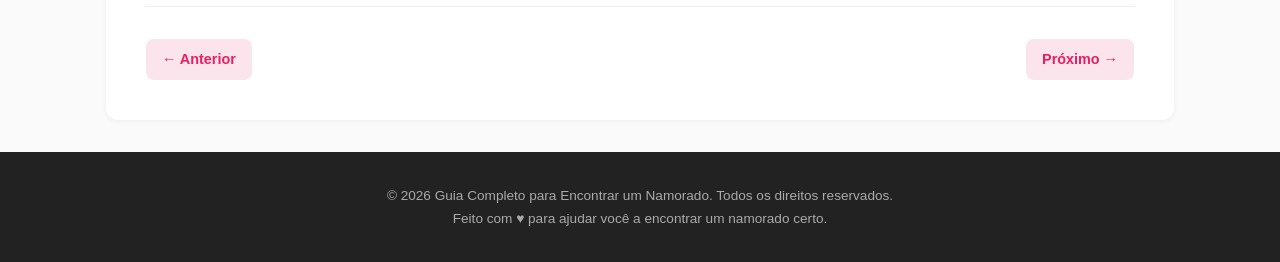
<file: posts/dicas-conversa-apps-namoro.html>
<!DOCTYPE html>
<html lang="pt-BR">
<head>
  <meta charset="UTF-8">
  <meta name="viewport" content="width=device-width, initial-scale=1">
  <title>Dicas de Conversa para Apps de Namoro: Como Iniciar e Manter o Papo</title>
  <meta name="description" content="Aprenda a iniciar conversas interessantes nos apps de namoro. Dicas para mandar a primeira mensagem, manter o papo e conseguir encontros reais.">
  <meta property="og:title" content="Dicas de Conversa para Apps de Namoro">
  <meta property="og:description" content="Como iniciar e manter conversas interessantes nos apps de namoro.">
  <meta property="og:type" content="article">
  <meta property="og:url" content="https://prado59.github.io/namoradocerto/posts/dicas-conversa-apps-namoro.html">
  <meta name="twitter:card" content="summary_large_image">
  <link rel="canonical" href="https://prado59.github.io/namoradocerto/posts/dicas-conversa-apps-namoro.html">
  <link rel="stylesheet" href="../css/style.css">
  <link rel="icon" href="data:image/svg+xml,<svg xmlns='http://www.w3.org/2000/svg' viewBox='0 0 100 100'><text y='.9em' font-size='90'>💕</text></svg>">
  <script async src="https://www.googletagmanager.com/gtag/js?id=G-HJWYYD8TSG"></script>
  <script>window.dataLayer=window.dataLayer||[];function gtag(){dataLayer.push(arguments);}gtag('js',new Date());gtag('config','G-HJWYYD8TSG');</script>
</head>
<body>
  <header class="header-wrap">
    <h1><a href="../index.html">Guia Completo para Encontrar um Namorado</a></h1>
    <p class="description">Dicas e conselhos para mulheres que querem encontrar um namorado de verdade</p>
  </header>
  <nav class="nav-wrap">
    <button class="nav-toggle" onclick="this.nextElementSibling.classList.toggle('open')">☰ Menu</button>
    <ul>
      <li><a href="../index.html">Início</a></li>
      <li><a href="../about.html">Sobre</a></li>
      <li><a href="../contact.html">Contato</a></li>
      <li><a href="../privacy.html">Privacidade</a></li>
    </ul>
  </nav>
  <div class="container-full">
    <article class="post-full">
      <h1 class="post-title">Dicas de Conversa para Apps de Namoro: Como Iniciar e Manter o Papo</h1>
      <div class="post-meta">
        <span>16 jul 2026</span>
        <span class="labels"><a href="#">Apps de Namoro</a><a href="#">Conversa</a><a href="#">Dicas</a></span>
      </div>
      <div class="post-body">
        <p>O match aconteceu. E agora? Essa é a fase mais delicada dos apps de namoro — transformar um match em uma conversa interessante que leve a um encontro real.</p>
        <h2>Como mandar a primeira mensagem</h2>
        <ul>
          <li><strong>Evite "oi, tudo bem?"</strong> — É genérico e a pessoa vai responder igual. Seja específica.</li>
          <li><strong>Comente algo do perfil dele</strong> — "Vi que você gosta de cozinhar, qual seu prato favorito?"</li>
          <li><strong>Use perguntas abertas</strong> — "O que te motivou a começar esse hobby?" em vez de "você gosta disso?"</li>
          <li><strong>Seja autêntica</strong> — Se algo no perfil dele te chamou atenção de verdade, diga.</li>
        </ul>
        <h2>Como manter o papo fluindo</h2>
        <ul>
          <li><strong>Equilíbrio nas perguntas</strong> — Mostre interesse, mas também compartilhe sobre você.</li>
          <li><strong>Use o bom humor</strong> — Uma piada leve ou um comentário engraçado quebra o gelo.</li>
          <li><strong>Não force</strong> — Se o papo não flui naturalmente, talvez não haja química. E tudo bem.</li>
          <li><strong>Saia do roteiro</strong> — Depois de 3-4 trocas, chame para um café. Conversa boa é presencial.</li>
        </ul>
        <h2>Frases que funcionam</h2>
        <table>
          <thead>
            <tr><th>Evite</th><th>Prefira</th></tr>
          </thead>
          <tbody>
            <tr><td>"Oi, tudo bem?"</td><td>"Adorei sua foto na trilha! Qual lugar é?"</td></tr>
            <tr><td>"O que você faz?"</td><td>"O que te faz levantar da cama animada?"</td></tr>
            <tr><td>"Você é bonito"</td><td>"Seu sorriso na segunda foto me chamou atenção"</td></tr>
            <tr><td>"Vamos nos conhecer?"</td><td>"Estou curiosa sobre seu gosto musical — topa um café?"</td></tr>
          </tbody>
        </table>
        <p><strong>Importante:</strong> Se o cara não demonstra interesse na conversa, não se desgaste tentando sustentar. Silêncio também é resposta. A pessoa certa vai fazer questão de conversar com você.</p>
      </div>
      <div class="post-footer">
        <div class="post-nav">
          <a href="sinais-pronta-para-relacionamento.html">← Anterior</a>
          <a href="superar-termino-novo-amor.html">Próximo →</a>
        </div>
      </div>
    </article>
  </div>
  <footer class="footer-wrap">
    <p>&copy; 2026 Guia Completo para Encontrar um Namorado. Todos os direitos reservados.</p>
    <p>Feito com ♥ para ajudar você a encontrar um namorado certo.</p>
  </footer>
</body>
</html>
</file>
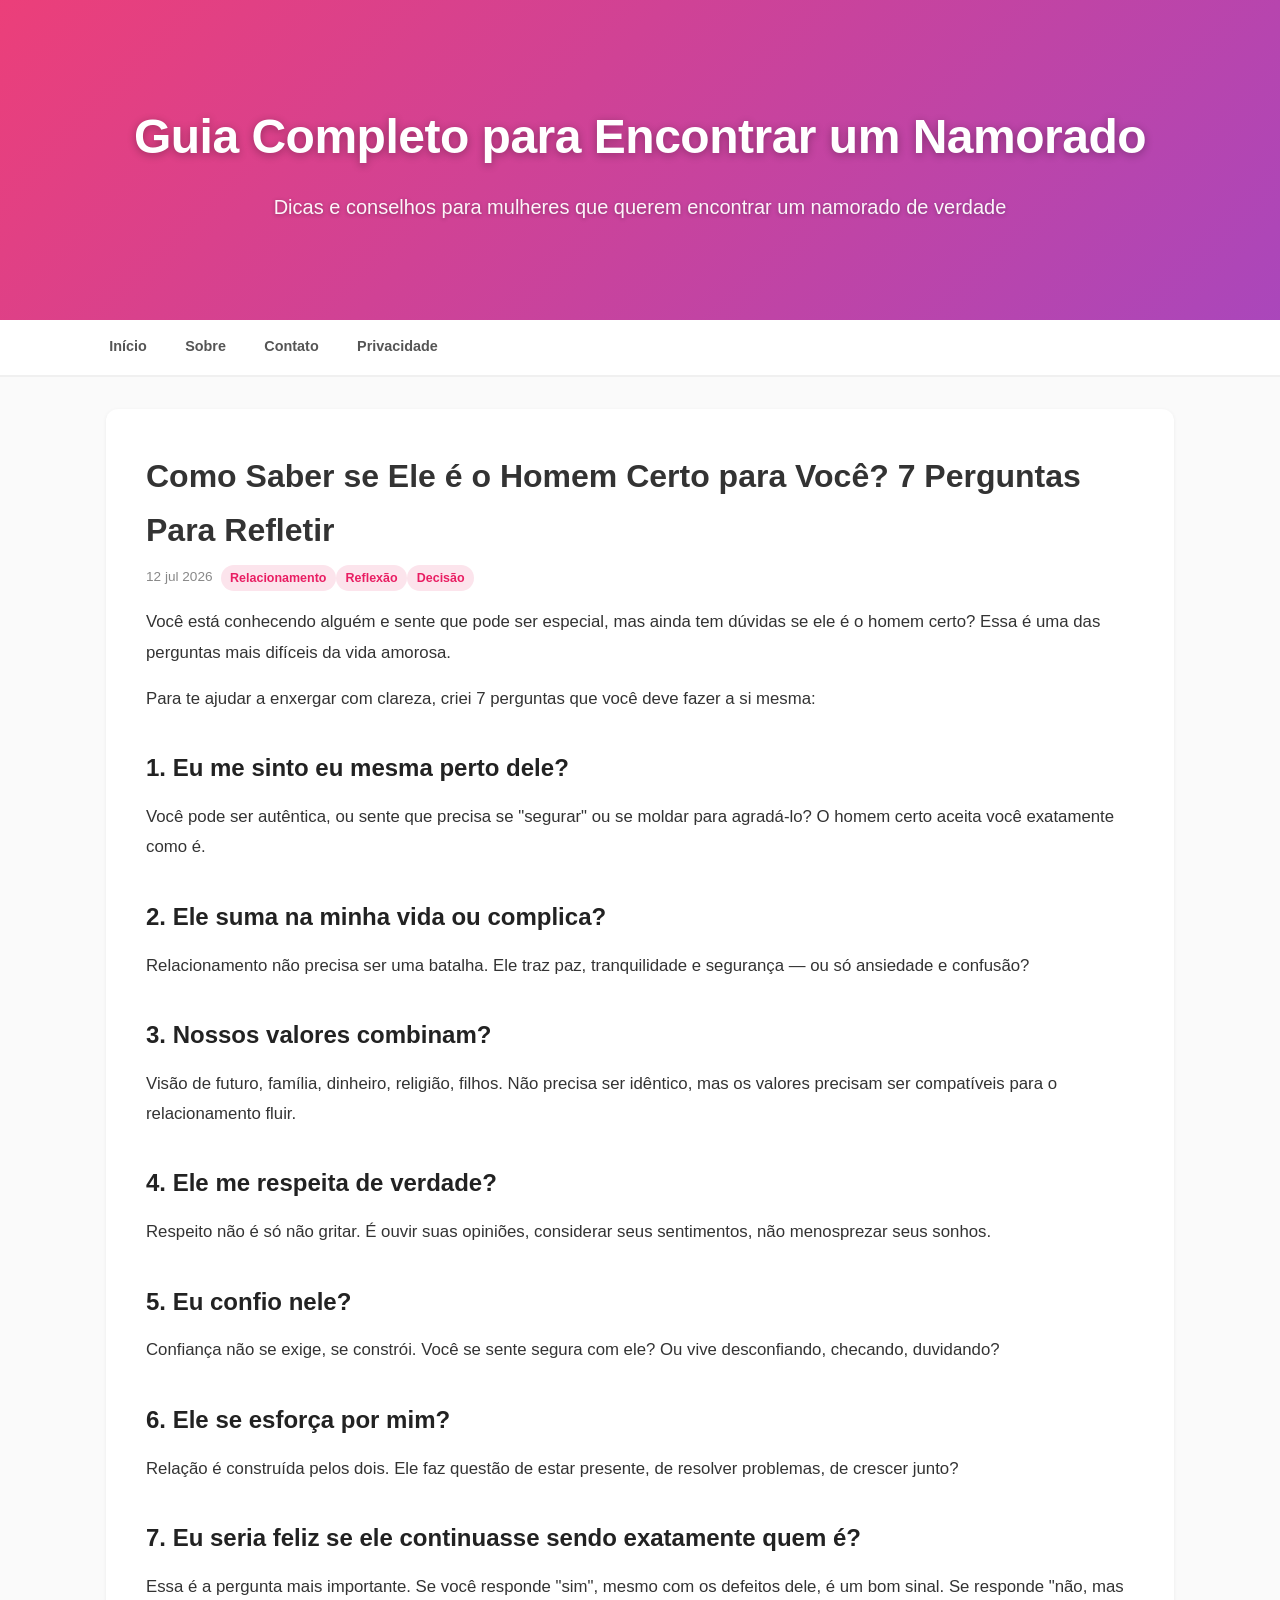
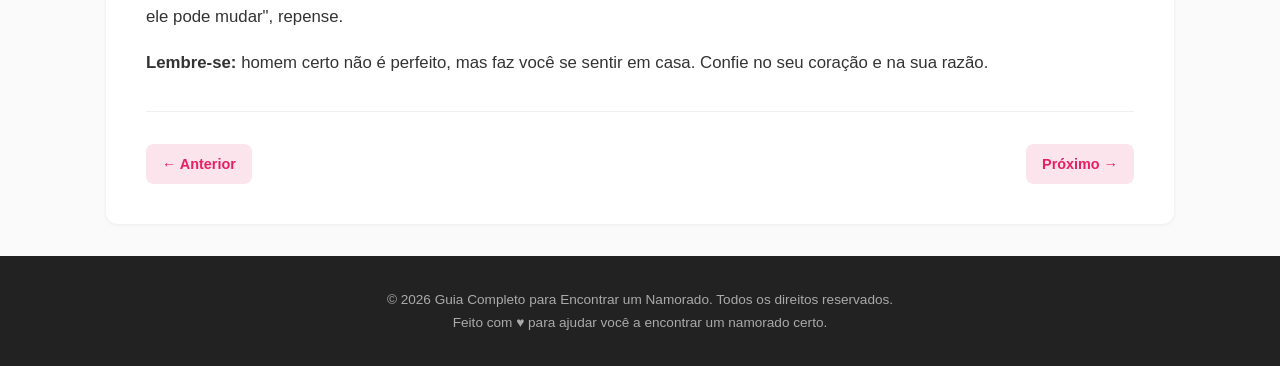
<file: posts/homem-certo-para-voce.html>
<!DOCTYPE html>
<html lang="pt-BR">
<head>
  <meta charset="UTF-8">
  <meta name="viewport" content="width=device-width, initial-scale=1">
  <title>Como Saber se Ele é o Homem Certo para Você? 7 Perguntas Para Refletir</title>
  <meta name="description" content="Descubra se o homem que está ao seu lado é realmente o parceiro ideal. 7 perguntas essenciais para avaliar a compatibilidade do relacionamento.">
  <meta property="og:title" content="Como Saber se Ele é o Homem Certo para Você?">
  <meta property="og:description" content="7 perguntas para avaliar se ele é o parceiro ideal.">
  <meta property="og:type" content="article">
  <meta property="og:url" content="https://prado59.github.io/namoradocerto/posts/homem-certo-para-voce.html">
  <meta name="twitter:card" content="summary_large_image">
  <link rel="canonical" href="https://prado59.github.io/namoradocerto/posts/homem-certo-para-voce.html">
  <link rel="stylesheet" href="../css/style.css">
  <link rel="icon" href="data:image/svg+xml,<svg xmlns='http://www.w3.org/2000/svg' viewBox='0 0 100 100'><text y='.9em' font-size='90'>💕</text></svg>">
  <script async src="https://www.googletagmanager.com/gtag/js?id=G-HJWYYD8TSG"></script>
  <script>window.dataLayer=window.dataLayer||[];function gtag(){dataLayer.push(arguments);}gtag('js',new Date());gtag('config','G-HJWYYD8TSG');</script>
</head>
<body>
  <header class="header-wrap">
    <h1><a href="../index.html">Guia Completo para Encontrar um Namorado</a></h1>
    <p class="description">Dicas e conselhos para mulheres que querem encontrar um namorado de verdade</p>
  </header>
  <nav class="nav-wrap">
    <button class="nav-toggle" onclick="this.nextElementSibling.classList.toggle('open')">☰ Menu</button>
    <ul>
      <li><a href="../index.html">Início</a></li>
      <li><a href="../about.html">Sobre</a></li>
      <li><a href="../contact.html">Contato</a></li>
      <li><a href="../privacy.html">Privacidade</a></li>
    </ul>
  </nav>
  <div class="container-full">
    <article class="post-full">
      <h1 class="post-title">Como Saber se Ele é o Homem Certo para Você? 7 Perguntas Para Refletir</h1>
      <div class="post-meta">
        <span>12 jul 2026</span>
        <span class="labels"><a href="#">Relacionamento</a><a href="#">Reflexão</a><a href="#">Decisão</a></span>
      </div>
      <div class="post-body">
        <p>Você está conhecendo alguém e sente que pode ser especial, mas ainda tem dúvidas se ele é o homem certo? Essa é uma das perguntas mais difíceis da vida amorosa.</p>
        <p>Para te ajudar a enxergar com clareza, criei 7 perguntas que você deve fazer a si mesma:</p>
        <h2>1. Eu me sinto eu mesma perto dele?</h2>
        <p>Você pode ser autêntica, ou sente que precisa se "segurar" ou se moldar para agradá-lo? O homem certo aceita você exatamente como é.</p>
        <h2>2. Ele suma na minha vida ou complica?</h2>
        <p>Relacionamento não precisa ser uma batalha. Ele traz paz, tranquilidade e segurança — ou só ansiedade e confusão?</p>
        <h2>3. Nossos valores combinam?</h2>
        <p>Visão de futuro, família, dinheiro, religião, filhos. Não precisa ser idêntico, mas os valores precisam ser compatíveis para o relacionamento fluir.</p>
        <h2>4. Ele me respeita de verdade?</h2>
        <p>Respeito não é só não gritar. É ouvir suas opiniões, considerar seus sentimentos, não menosprezar seus sonhos.</p>
        <h2>5. Eu confio nele?</h2>
        <p>Confiança não se exige, se constrói. Você se sente segura com ele? Ou vive desconfiando, checando, duvidando?</p>
        <h2>6. Ele se esforça por mim?</h2>
        <p>Relação é construída pelos dois. Ele faz questão de estar presente, de resolver problemas, de crescer junto?</p>
        <h2>7. Eu seria feliz se ele continuasse sendo exatamente quem é?</h2>
        <p>Essa é a pergunta mais importante. Se você responde "sim", mesmo com os defeitos dele, é um bom sinal. Se responde "não, mas ele pode mudar", repense.</p>
        <p><strong>Lembre-se:</strong> homem certo não é perfeito, mas faz você se sentir em casa. Confie no seu coração e na sua razão.</p>
      </div>
      <div class="post-footer">
        <div class="post-nav">
          <a href="primeiro-encontro-dicas-confiante.html">← Anterior</a>
          <a href="sinais-pronta-para-relacionamento.html">Próximo →</a>
        </div>
      </div>
    </article>
  </div>
  <footer class="footer-wrap">
    <p>&copy; 2026 Guia Completo para Encontrar um Namorado. Todos os direitos reservados.</p>
    <p>Feito com ♥ para ajudar você a encontrar um namorado certo.</p>
  </footer>
</body>
</html>
</file>
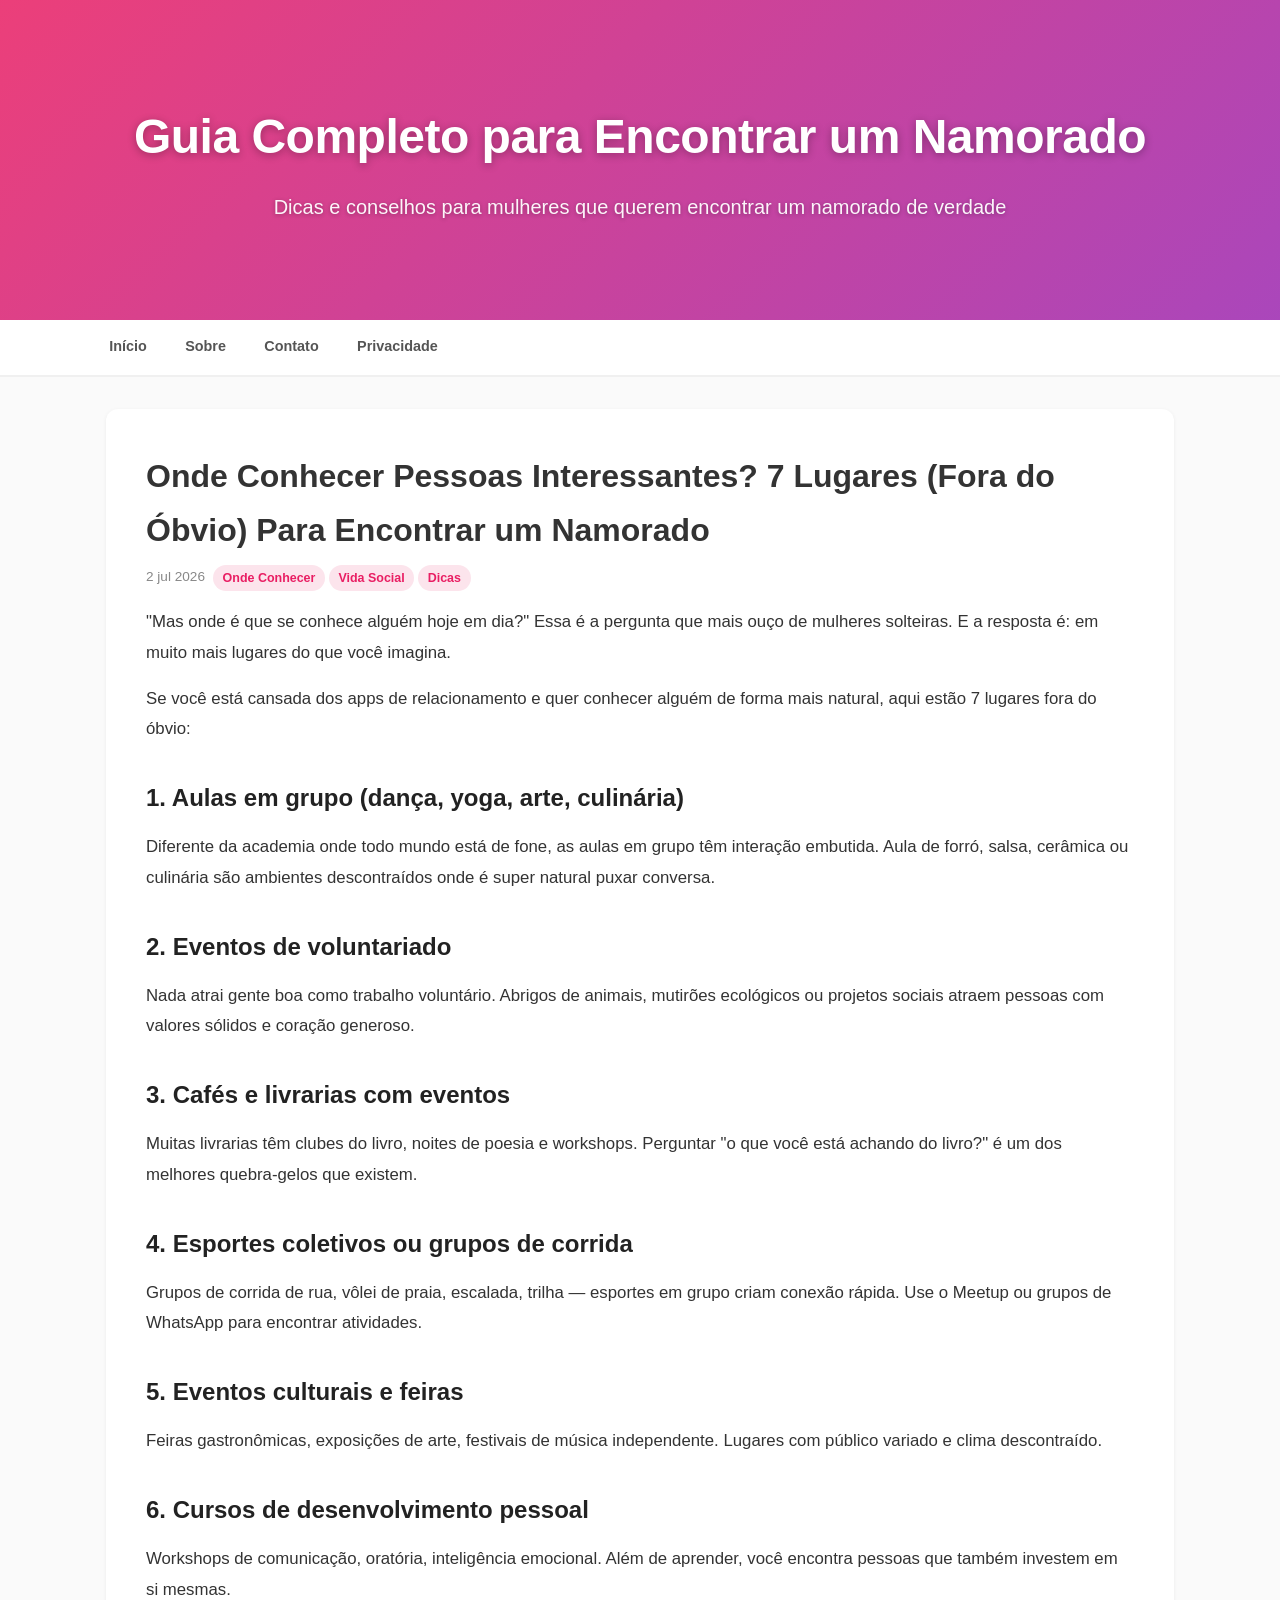
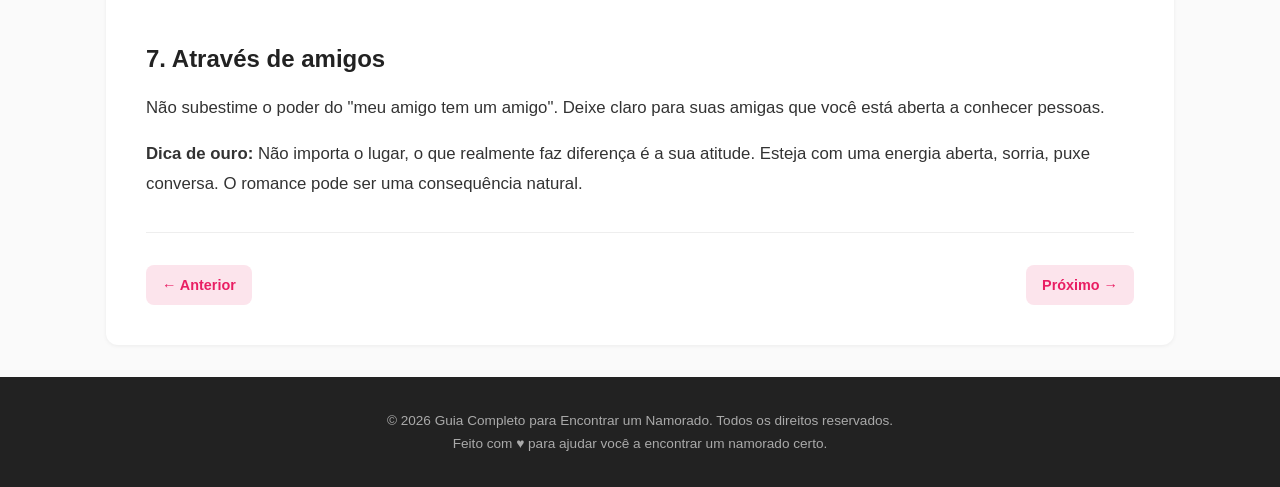
<file: posts/onde-conhecer-pessoas-interessantes-encontrar-namorado.html>
<!DOCTYPE html>
<html lang="pt-BR">
<head>
  <meta charset="UTF-8">
  <meta name="viewport" content="width=device-width, initial-scale=1">
  <title>Onde Conhecer Pessoas Interessantes? 7 Lugares para Encontrar um Namorado</title>
  <meta name="description" content="Cansada dos apps de namoro? Descubra 7 lugares fora do óbvio para conhecer pessoas interessantes e encontrar um namorado de forma natural.">
  <meta property="og:title" content="Onde Conhecer Pessoas Interessantes? 7 Lugares para Encontrar um Namorado">
  <meta property="og:description" content="7 lugares fora do óbvio para expandir seu círculo social e conhecer alguém especial.">
  <meta property="og:type" content="article">
  <meta property="og:url" content="https://prado59.github.io/namoradocerto/posts/onde-conhecer-pessoas-interessantes-encontrar-namorado.html">
  <meta name="twitter:card" content="summary_large_image">
  <link rel="canonical" href="https://prado59.github.io/namoradocerto/posts/onde-conhecer-pessoas-interessantes-encontrar-namorado.html">
  <link rel="stylesheet" href="../css/style.css">
  <link rel="icon" href="data:image/svg+xml,<svg xmlns='http://www.w3.org/2000/svg' viewBox='0 0 100 100'><text y='.9em' font-size='90'>💕</text></svg>">
  <script async src="https://www.googletagmanager.com/gtag/js?id=G-HJWYYD8TSG"></script>
  <script>window.dataLayer=window.dataLayer||[];function gtag(){dataLayer.push(arguments);}gtag('js',new Date());gtag('config','G-HJWYYD8TSG');</script>
</head>
<body>

  <header class="header-wrap">
    <h1><a href="../index.html">Guia Completo para Encontrar um Namorado</a></h1>
    <p class="description">Dicas e conselhos para mulheres que querem encontrar um namorado de verdade</p>
  </header>

  <nav class="nav-wrap">
    <button class="nav-toggle" onclick="this.nextElementSibling.classList.toggle('open')">☰ Menu</button>
    <ul>
      <li><a href="../index.html">Início</a></li>
      <li><a href="../about.html">Sobre</a></li>
      <li><a href="../contact.html">Contato</a></li>
      <li><a href="../privacy.html">Privacidade</a></li>
    </ul>
  </nav>

  <div class="container-full">
    <article class="post-full">
      <h1 class="post-title">Onde Conhecer Pessoas Interessantes? 7 Lugares (Fora do Óbvio) Para Encontrar um Namorado</h1>
      <div class="post-meta">
        <span>2 jul 2026</span>
        <span class="labels">
          <a href="#">Onde Conhecer</a>
          <a href="#">Vida Social</a>
          <a href="#">Dicas</a>
        </span>
      </div>

      <div class="post-body">
        <p>"Mas onde é que se conhece alguém hoje em dia?" Essa é a pergunta que mais ouço de mulheres solteiras. E a resposta é: em muito mais lugares do que você imagina.</p>
        <p>Se você está cansada dos apps de relacionamento e quer conhecer alguém de forma mais natural, aqui estão 7 lugares fora do óbvio:</p>

        <h2>1. Aulas em grupo (dança, yoga, arte, culinária)</h2>
        <p>Diferente da academia onde todo mundo está de fone, as aulas em grupo têm interação embutida. Aula de forró, salsa, cerâmica ou culinária são ambientes descontraídos onde é super natural puxar conversa.</p>

        <h2>2. Eventos de voluntariado</h2>
        <p>Nada atrai gente boa como trabalho voluntário. Abrigos de animais, mutirões ecológicos ou projetos sociais atraem pessoas com valores sólidos e coração generoso.</p>

        <h2>3. Cafés e livrarias com eventos</h2>
        <p>Muitas livrarias têm clubes do livro, noites de poesia e workshops. Perguntar "o que você está achando do livro?" é um dos melhores quebra-gelos que existem.</p>

        <h2>4. Esportes coletivos ou grupos de corrida</h2>
        <p>Grupos de corrida de rua, vôlei de praia, escalada, trilha — esportes em grupo criam conexão rápida. Use o Meetup ou grupos de WhatsApp para encontrar atividades.</p>

        <h2>5. Eventos culturais e feiras</h2>
        <p>Feiras gastronômicas, exposições de arte, festivais de música independente. Lugares com público variado e clima descontraído.</p>

        <h2>6. Cursos de desenvolvimento pessoal</h2>
        <p>Workshops de comunicação, oratória, inteligência emocional. Além de aprender, você encontra pessoas que também investem em si mesmas.</p>

        <h2>7. Através de amigos</h2>
        <p>Não subestime o poder do "meu amigo tem um amigo". Deixe claro para suas amigas que você está aberta a conhecer pessoas.</p>

        <p><strong>Dica de ouro:</strong> Não importa o lugar, o que realmente faz diferença é a sua atitude. Esteja com uma energia aberta, sorria, puxe conversa. O romance pode ser uma consequência natural.</p>
      </div>

      <div class="post-footer">
        <div class="post-nav">
          <a href="autoconfianca-atrai-amor-proprio-relacionamento.html">← Anterior</a>
          <a href="apps-de-namoro-estrategia-tinder-bumble.html">Próximo →</a>
        </div>
      </div>
    </article>
  </div>

  <footer class="footer-wrap">
    <p>&copy; 2026 Guia Completo para Encontrar um Namorado. Todos os direitos reservados.</p>
    <p>Feito com ♥ para ajudar você a encontrar um namorado certo.</p>
  </footer>

</body>
</html>
</file>
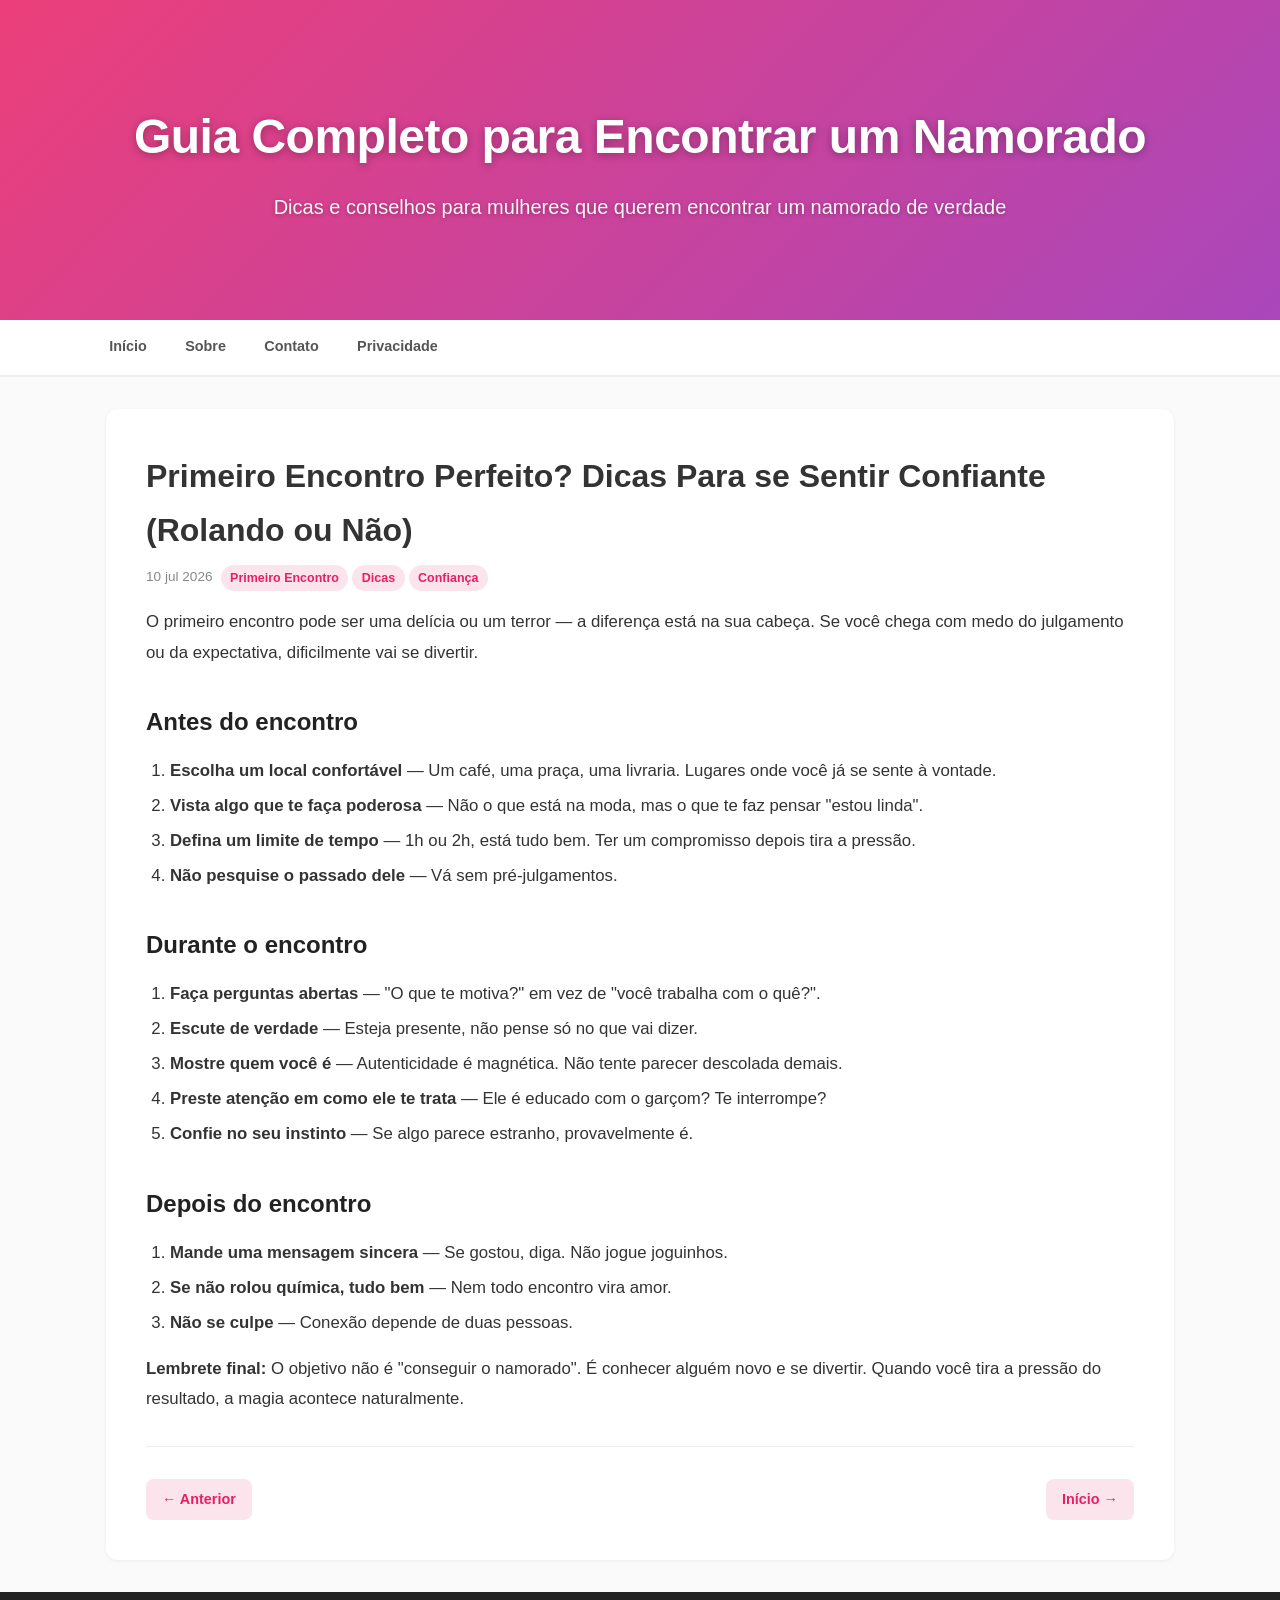
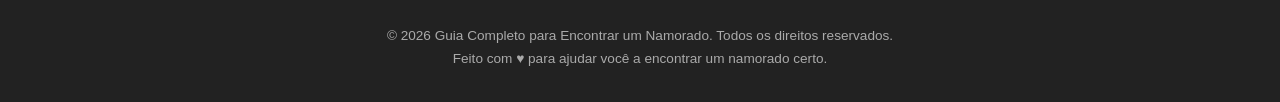
<file: posts/primeiro-encontro-dicas-confiante.html>
<!DOCTYPE html>
<html lang="pt-BR">
<head>
  <meta charset="UTF-8">
  <meta name="viewport" content="width=device-width, initial-scale=1">
  <title>Primeiro Encontro Perfeito? Dicas Para se Sentir Confiante (Rolando ou Não)</title>
  <meta name="description" content="Dicas práticas para chegar confiante no primeiro encontro. Saiba o que fazer antes, durante e depois para se sentir segura e autêntica.">
  <meta property="og:title" content="Primeiro Encontro Perfeito? Dicas Para se Sentir Confiante">
  <meta property="og:description" content="Dicas para chegar confiante e autêntica no primeiro encontro.">
  <meta property="og:type" content="article">
  <meta property="og:url" content="https://prado59.github.io/namoradocerto/posts/primeiro-encontro-dicas-confiante.html">
  <meta name="twitter:card" content="summary_large_image">
  <link rel="canonical" href="https://prado59.github.io/namoradocerto/posts/primeiro-encontro-dicas-confiante.html">
  <link rel="stylesheet" href="../css/style.css">
  <link rel="icon" href="data:image/svg+xml,<svg xmlns='http://www.w3.org/2000/svg' viewBox='0 0 100 100'><text y='.9em' font-size='90'>💕</text></svg>">
  <script async src="https://www.googletagmanager.com/gtag/js?id=G-HJWYYD8TSG"></script>
  <script>window.dataLayer=window.dataLayer||[];function gtag(){dataLayer.push(arguments);}gtag('js',new Date());gtag('config','G-HJWYYD8TSG');</script>
</head>
<body>

  <header class="header-wrap">
    <h1><a href="../index.html">Guia Completo para Encontrar um Namorado</a></h1>
    <p class="description">Dicas e conselhos para mulheres que querem encontrar um namorado de verdade</p>
  </header>

  <nav class="nav-wrap">
    <button class="nav-toggle" onclick="this.nextElementSibling.classList.toggle('open')">☰ Menu</button>
    <ul>
      <li><a href="../index.html">Início</a></li>
      <li><a href="../about.html">Sobre</a></li>
      <li><a href="../contact.html">Contato</a></li>
      <li><a href="../privacy.html">Privacidade</a></li>
    </ul>
  </nav>

  <div class="container-full">
    <article class="post-full">
      <h1 class="post-title">Primeiro Encontro Perfeito? Dicas Para se Sentir Confiante (Rolando ou Não)</h1>
      <div class="post-meta">
        <span>10 jul 2026</span>
        <span class="labels">
          <a href="#">Primeiro Encontro</a>
          <a href="#">Dicas</a>
          <a href="#">Confiança</a>
        </span>
      </div>

      <div class="post-body">
        <p>O primeiro encontro pode ser uma delícia ou um terror — a diferença está na sua cabeça. Se você chega com medo do julgamento ou da expectativa, dificilmente vai se divertir.</p>

        <h2>Antes do encontro</h2>
        <ol>
          <li><strong>Escolha um local confortável</strong> — Um café, uma praça, uma livraria. Lugares onde você já se sente à vontade.</li>
          <li><strong>Vista algo que te faça poderosa</strong> — Não o que está na moda, mas o que te faz pensar "estou linda".</li>
          <li><strong>Defina um limite de tempo</strong> — 1h ou 2h, está tudo bem. Ter um compromisso depois tira a pressão.</li>
          <li><strong>Não pesquise o passado dele</strong> — Vá sem pré-julgamentos.</li>
        </ol>

        <h2>Durante o encontro</h2>
        <ol>
          <li><strong>Faça perguntas abertas</strong> — "O que te motiva?" em vez de "você trabalha com o quê?".</li>
          <li><strong>Escute de verdade</strong> — Esteja presente, não pense só no que vai dizer.</li>
          <li><strong>Mostre quem você é</strong> — Autenticidade é magnética. Não tente parecer descolada demais.</li>
          <li><strong>Preste atenção em como ele te trata</strong> — Ele é educado com o garçom? Te interrompe?</li>
          <li><strong>Confie no seu instinto</strong> — Se algo parece estranho, provavelmente é.</li>
        </ol>

        <h2>Depois do encontro</h2>
        <ol>
          <li><strong>Mande uma mensagem sincera</strong> — Se gostou, diga. Não jogue joguinhos.</li>
          <li><strong>Se não rolou química, tudo bem</strong> — Nem todo encontro vira amor.</li>
          <li><strong>Não se culpe</strong> — Conexão depende de duas pessoas.</li>
        </ol>

        <p><strong>Lembrete final:</strong> O objetivo não é "conseguir o namorado". É conhecer alguém novo e se divertir. Quando você tira a pressão do resultado, a magia acontece naturalmente.</p>
      </div>

      <div class="post-footer">
        <div class="post-nav">
          <a href="sinais-homem-interessado-ou-enrolando.html">← Anterior</a>
          <a href="../index.html">Início →</a>
        </div>
      </div>
    </article>
  </div>

  <footer class="footer-wrap">
    <p>&copy; 2026 Guia Completo para Encontrar um Namorado. Todos os direitos reservados.</p>
    <p>Feito com ♥ para ajudar você a encontrar um namorado certo.</p>
  </footer>

</body>
</html>
</file>
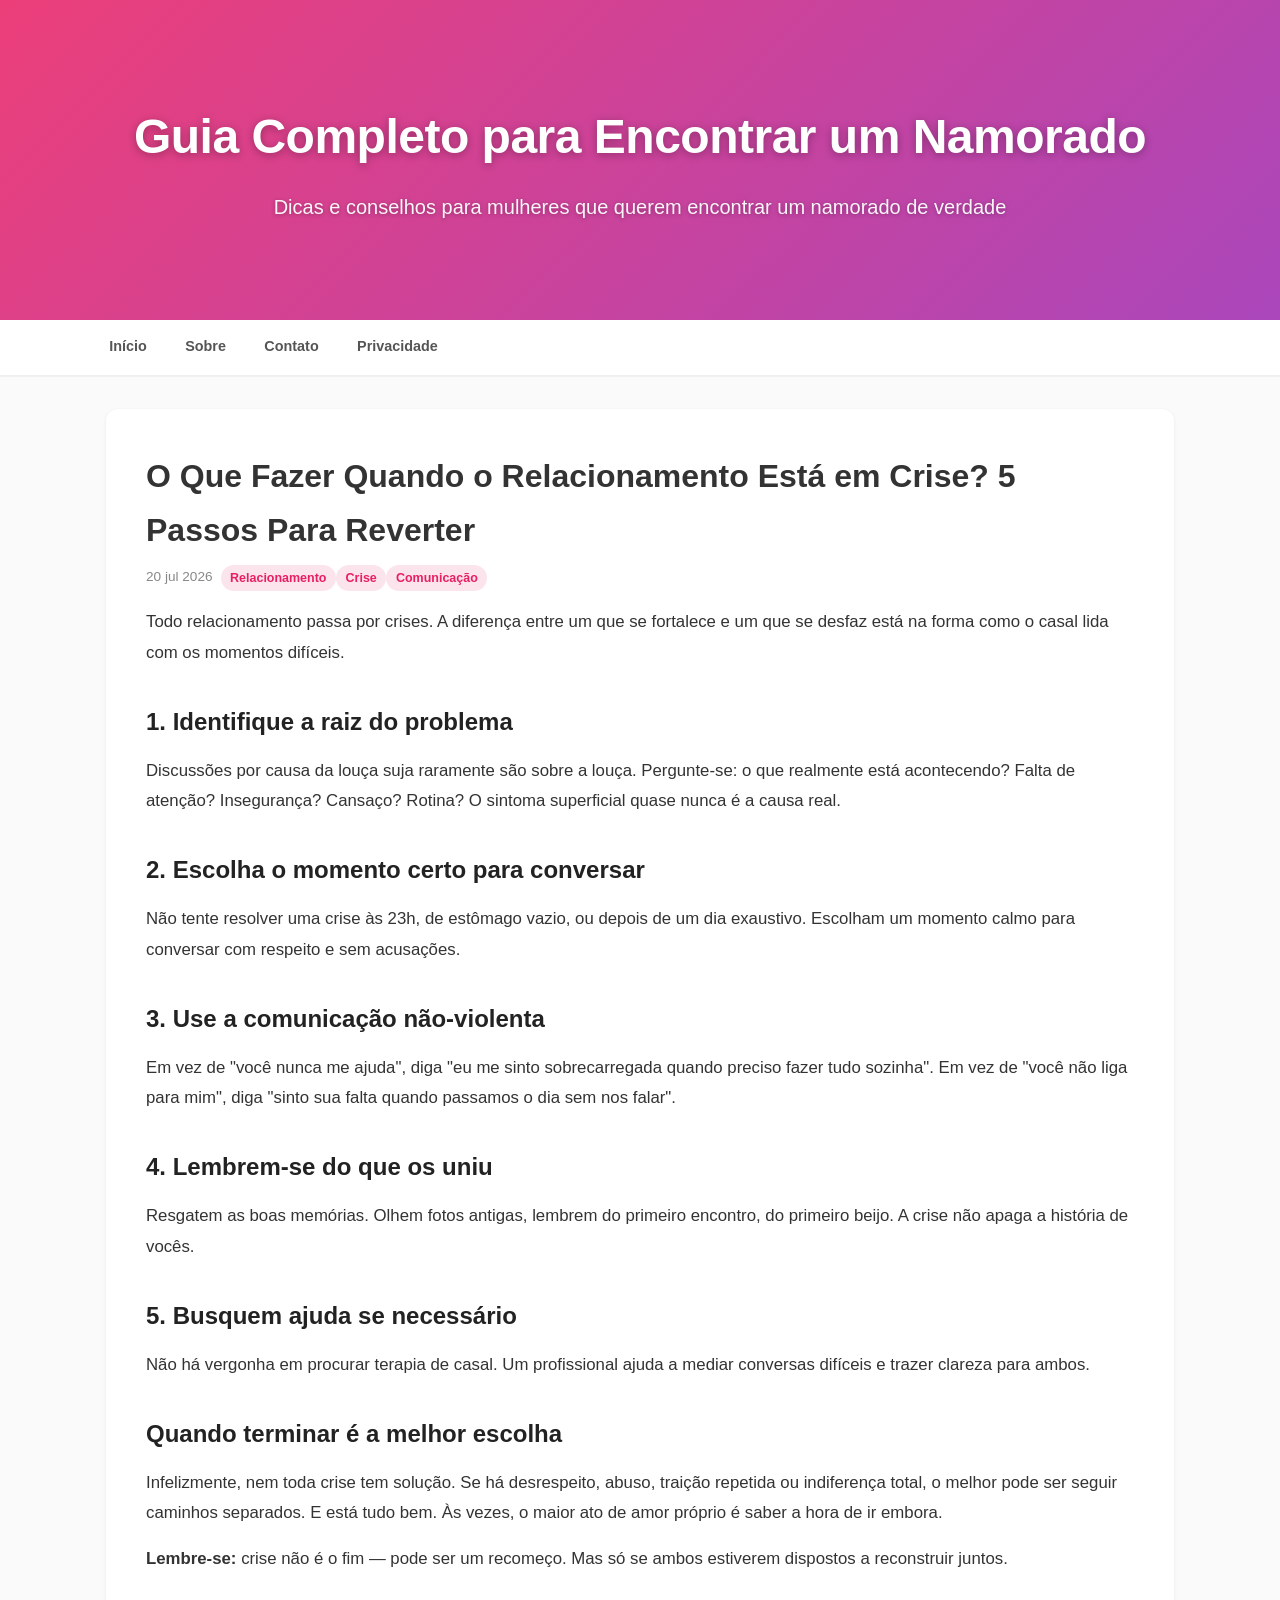
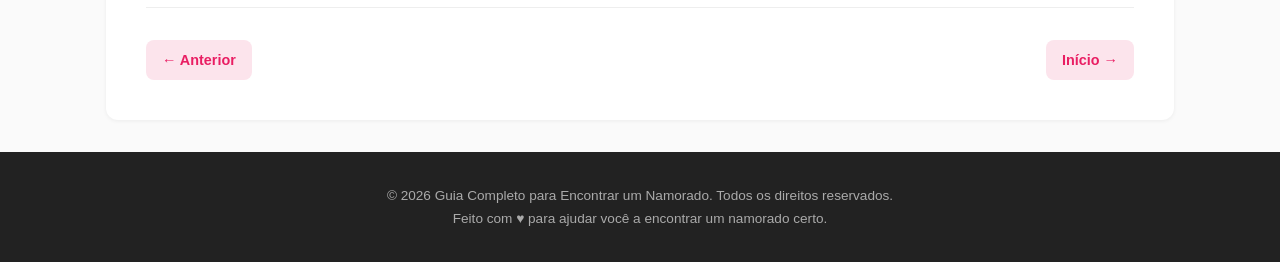
<file: posts/relacionamento-em-crise.html>
<!DOCTYPE html>
<html lang="pt-BR">
<head>
  <meta charset="UTF-8">
  <meta name="viewport" content="width=device-width, initial-scale=1">
  <title>O Que Fazer Quando o Relacionamento Está em Crise? 5 Passos Para Reverter</title>
  <meta name="description" content="Seu relacionamento está passando por uma crise? Saiba como identificar os problemas e dar os primeiros passos para reverter a situação.">
  <meta property="og:title" content="O Que Fazer Quando o Relacionamento Está em Crise?">
  <meta property="og:description" content="5 passos para reverter uma crise no relacionamento.">
  <meta property="og:type" content="article">
  <meta property="og:url" content="https://prado59.github.io/namoradocerto/posts/relacionamento-em-crise.html">
  <meta name="twitter:card" content="summary_large_image">
  <link rel="canonical" href="https://prado59.github.io/namoradocerto/posts/relacionamento-em-crise.html">
  <link rel="stylesheet" href="../css/style.css">
  <link rel="icon" href="data:image/svg+xml,<svg xmlns='http://www.w3.org/2000/svg' viewBox='0 0 100 100'><text y='.9em' font-size='90'>💕</text></svg>">
  <script async src="https://www.googletagmanager.com/gtag/js?id=G-HJWYYD8TSG"></script>
  <script>window.dataLayer=window.dataLayer||[];function gtag(){dataLayer.push(arguments);}gtag('js',new Date());gtag('config','G-HJWYYD8TSG');</script>
</head>
<body>
  <header class="header-wrap">
    <h1><a href="../index.html">Guia Completo para Encontrar um Namorado</a></h1>
    <p class="description">Dicas e conselhos para mulheres que querem encontrar um namorado de verdade</p>
  </header>
  <nav class="nav-wrap">
    <button class="nav-toggle" onclick="this.nextElementSibling.classList.toggle('open')">☰ Menu</button>
    <ul>
      <li><a href="../index.html">Início</a></li>
      <li><a href="../about.html">Sobre</a></li>
      <li><a href="../contact.html">Contato</a></li>
      <li><a href="../privacy.html">Privacidade</a></li>
    </ul>
  </nav>
  <div class="container-full">
    <article class="post-full">
      <h1 class="post-title">O Que Fazer Quando o Relacionamento Está em Crise? 5 Passos Para Reverter</h1>
      <div class="post-meta">
        <span>20 jul 2026</span>
        <span class="labels"><a href="#">Relacionamento</a><a href="#">Crise</a><a href="#">Comunicação</a></span>
      </div>
      <div class="post-body">
        <p>Todo relacionamento passa por crises. A diferença entre um que se fortalece e um que se desfaz está na forma como o casal lida com os momentos difíceis.</p>
        <h2>1. Identifique a raiz do problema</h2>
        <p>Discussões por causa da louça suja raramente são sobre a louça. Pergunte-se: o que realmente está acontecendo? Falta de atenção? Insegurança? Cansaço? Rotina? O sintoma superficial quase nunca é a causa real.</p>
        <h2>2. Escolha o momento certo para conversar</h2>
        <p>Não tente resolver uma crise às 23h, de estômago vazio, ou depois de um dia exaustivo. Escolham um momento calmo para conversar com respeito e sem acusações.</p>
        <h2>3. Use a comunicação não-violenta</h2>
        <p>Em vez de "você nunca me ajuda", diga "eu me sinto sobrecarregada quando preciso fazer tudo sozinha". Em vez de "você não liga para mim", diga "sinto sua falta quando passamos o dia sem nos falar".</p>
        <h2>4. Lembrem-se do que os uniu</h2>
        <p>Resgatem as boas memórias. Olhem fotos antigas, lembrem do primeiro encontro, do primeiro beijo. A crise não apaga a história de vocês.</p>
        <h2>5. Busquem ajuda se necessário</h2>
        <p>Não há vergonha em procurar terapia de casal. Um profissional ajuda a mediar conversas difíceis e trazer clareza para ambos.</p>
        <h2>Quando terminar é a melhor escolha</h2>
        <p>Infelizmente, nem toda crise tem solução. Se há desrespeito, abuso, traição repetida ou indiferença total, o melhor pode ser seguir caminhos separados. E está tudo bem. Às vezes, o maior ato de amor próprio é saber a hora de ir embora.</p>
        <p><strong>Lembre-se:</strong> crise não é o fim — pode ser um recomeço. Mas só se ambos estiverem dispostos a reconstruir juntos.</p>
      </div>
      <div class="post-footer">
        <div class="post-nav">
          <a href="superar-termino-novo-amor.html">← Anterior</a>
          <a href="../index.html">Início →</a>
        </div>
      </div>
    </article>
  </div>
  <footer class="footer-wrap">
    <p>&copy; 2026 Guia Completo para Encontrar um Namorado. Todos os direitos reservados.</p>
    <p>Feito com ♥ para ajudar você a encontrar um namorado certo.</p>
  </footer>
</body>
</html>
</file>
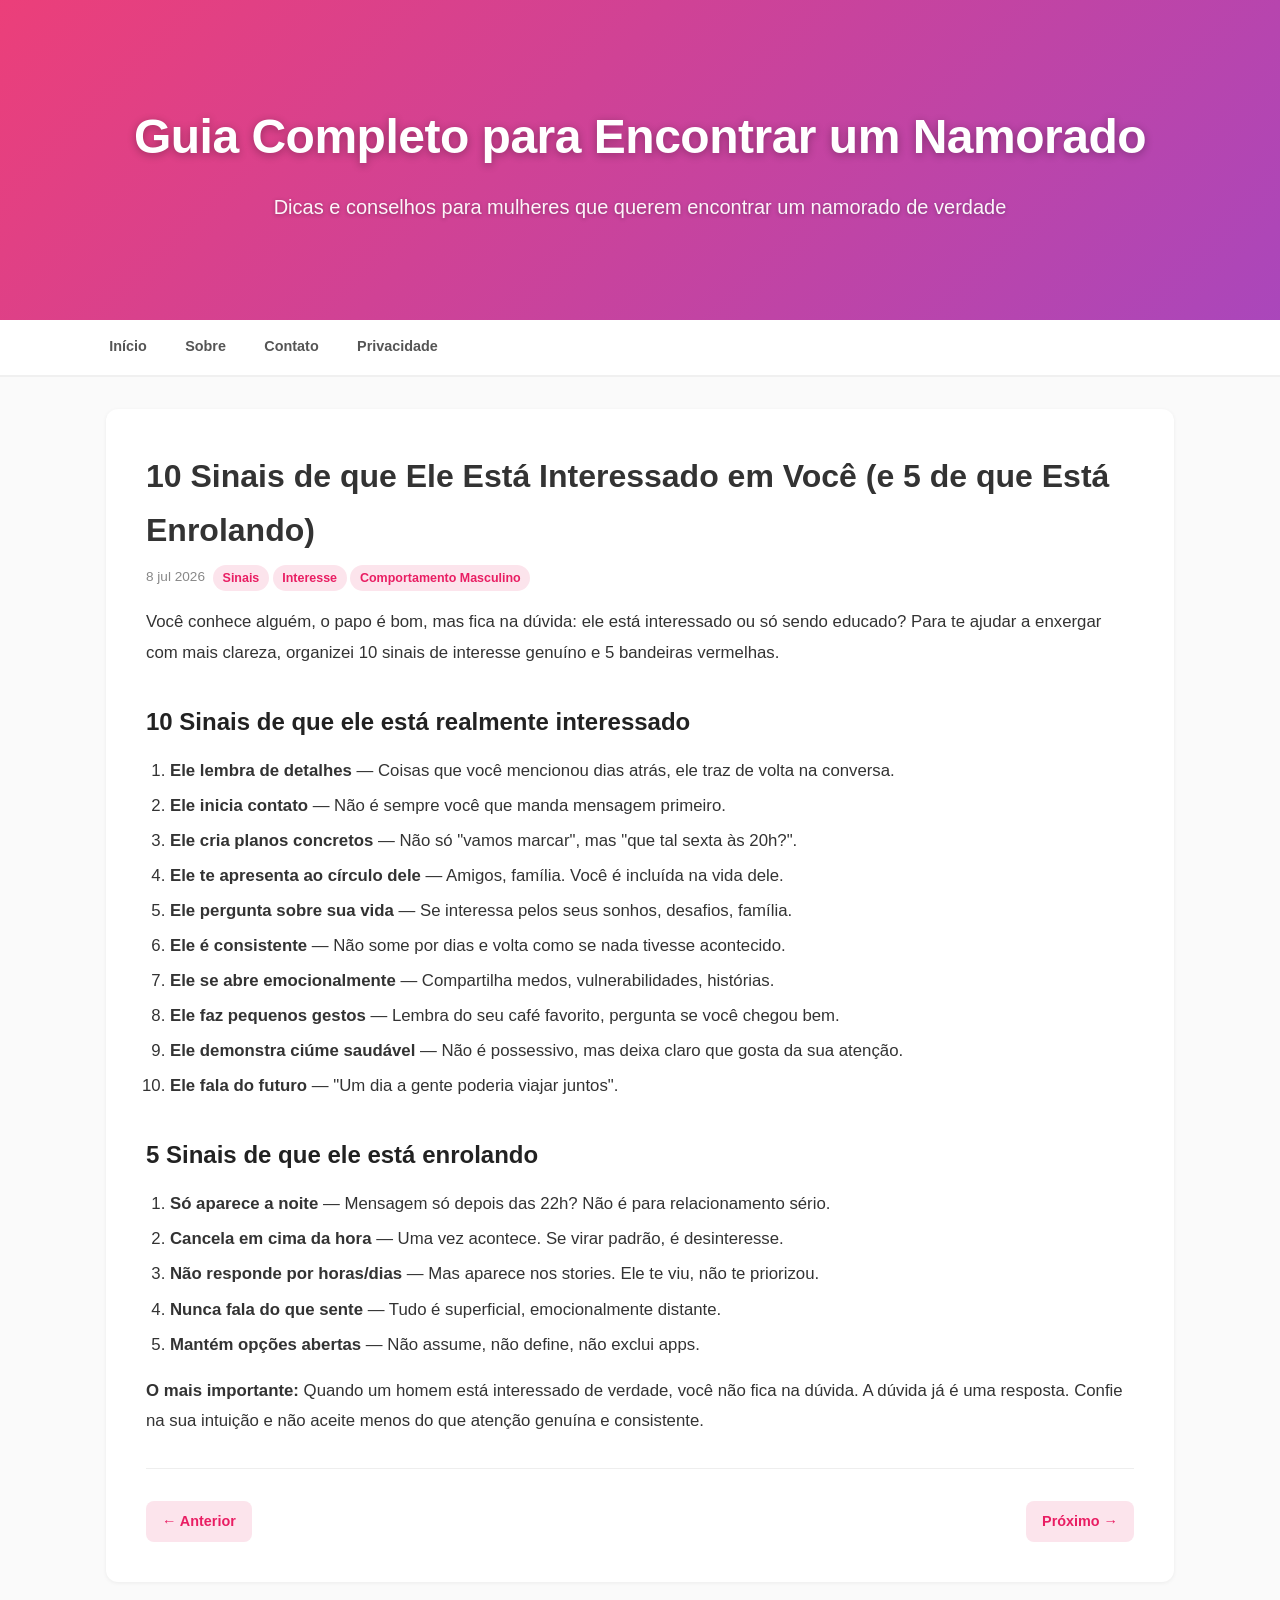
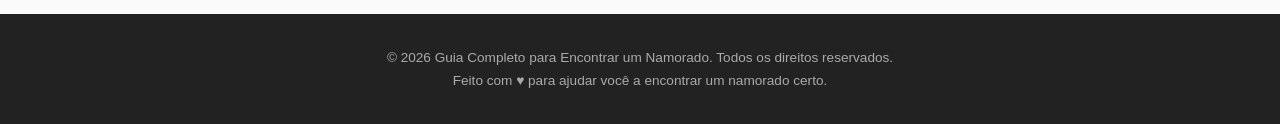
<file: posts/sinais-homem-interessado-ou-enrolando.html>
<!DOCTYPE html>
<html lang="pt-BR">
<head>
  <meta charset="UTF-8">
  <meta name="viewport" content="width=device-width, initial-scale=1">
  <title>10 Sinais de que Ele Está Interessado em Você (e 5 de que Está Enrolando)</title>
  <meta name="description" content="Descubra os 10 sinais de interesse genuíno e as 5 bandeiras vermelhas de quem está enrolando. Aprenda a confiar na sua intuição.">
  <meta property="og:title" content="10 Sinais de que Ele Está Interessado em Você (e 5 de que Está Enrolando)">
  <meta property="og:description" content="10 sinais de interesse genuíno e 5 bandeiras vermelhas de quem está enrolando.">
  <meta property="og:type" content="article">
  <meta property="og:url" content="https://prado59.github.io/namoradocerto/posts/sinais-homem-interessado-ou-enrolando.html">
  <meta name="twitter:card" content="summary_large_image">
  <link rel="canonical" href="https://prado59.github.io/namoradocerto/posts/sinais-homem-interessado-ou-enrolando.html">
  <link rel="stylesheet" href="../css/style.css">
  <link rel="icon" href="data:image/svg+xml,<svg xmlns='http://www.w3.org/2000/svg' viewBox='0 0 100 100'><text y='.9em' font-size='90'>💕</text></svg>">
  <script async src="https://www.googletagmanager.com/gtag/js?id=G-HJWYYD8TSG"></script>
  <script>window.dataLayer=window.dataLayer||[];function gtag(){dataLayer.push(arguments);}gtag('js',new Date());gtag('config','G-HJWYYD8TSG');</script>
</head>
<body>

  <header class="header-wrap">
    <h1><a href="../index.html">Guia Completo para Encontrar um Namorado</a></h1>
    <p class="description">Dicas e conselhos para mulheres que querem encontrar um namorado de verdade</p>
  </header>

  <nav class="nav-wrap">
    <button class="nav-toggle" onclick="this.nextElementSibling.classList.toggle('open')">☰ Menu</button>
    <ul>
      <li><a href="../index.html">Início</a></li>
      <li><a href="../about.html">Sobre</a></li>
      <li><a href="../contact.html">Contato</a></li>
      <li><a href="../privacy.html">Privacidade</a></li>
    </ul>
  </nav>

  <div class="container-full">
    <article class="post-full">
      <h1 class="post-title">10 Sinais de que Ele Está Interessado em Você (e 5 de que Está Enrolando)</h1>
      <div class="post-meta">
        <span>8 jul 2026</span>
        <span class="labels">
          <a href="#">Sinais</a>
          <a href="#">Interesse</a>
          <a href="#">Comportamento Masculino</a>
        </span>
      </div>

      <div class="post-body">
        <p>Você conhece alguém, o papo é bom, mas fica na dúvida: ele está interessado ou só sendo educado? Para te ajudar a enxergar com mais clareza, organizei 10 sinais de interesse genuíno e 5 bandeiras vermelhas.</p>

        <h2>10 Sinais de que ele está realmente interessado</h2>
        <ol>
          <li><strong>Ele lembra de detalhes</strong> — Coisas que você mencionou dias atrás, ele traz de volta na conversa.</li>
          <li><strong>Ele inicia contato</strong> — Não é sempre você que manda mensagem primeiro.</li>
          <li><strong>Ele cria planos concretos</strong> — Não só "vamos marcar", mas "que tal sexta às 20h?".</li>
          <li><strong>Ele te apresenta ao círculo dele</strong> — Amigos, família. Você é incluída na vida dele.</li>
          <li><strong>Ele pergunta sobre sua vida</strong> — Se interessa pelos seus sonhos, desafios, família.</li>
          <li><strong>Ele é consistente</strong> — Não some por dias e volta como se nada tivesse acontecido.</li>
          <li><strong>Ele se abre emocionalmente</strong> — Compartilha medos, vulnerabilidades, histórias.</li>
          <li><strong>Ele faz pequenos gestos</strong> — Lembra do seu café favorito, pergunta se você chegou bem.</li>
          <li><strong>Ele demonstra ciúme saudável</strong> — Não é possessivo, mas deixa claro que gosta da sua atenção.</li>
          <li><strong>Ele fala do futuro</strong> — "Um dia a gente poderia viajar juntos".</li>
        </ol>

        <h2>5 Sinais de que ele está enrolando</h2>
        <ol>
          <li><strong>Só aparece a noite</strong> — Mensagem só depois das 22h? Não é para relacionamento sério.</li>
          <li><strong>Cancela em cima da hora</strong> — Uma vez acontece. Se virar padrão, é desinteresse.</li>
          <li><strong>Não responde por horas/dias</strong> — Mas aparece nos stories. Ele te viu, não te priorizou.</li>
          <li><strong>Nunca fala do que sente</strong> — Tudo é superficial, emocionalmente distante.</li>
          <li><strong>Mantém opções abertas</strong> — Não assume, não define, não exclui apps.</li>
        </ol>

        <p><strong>O mais importante:</strong> Quando um homem está interessado de verdade, você não fica na dúvida. A dúvida já é uma resposta. Confie na sua intuição e não aceite menos do que atenção genuína e consistente.</p>
      </div>

      <div class="post-footer">
        <div class="post-nav">
          <a href="apps-de-namoro-estrategia-tinder-bumble.html">← Anterior</a>
          <a href="primeiro-encontro-dicas-confiante.html">Próximo →</a>
        </div>
      </div>
    </article>
  </div>

  <footer class="footer-wrap">
    <p>&copy; 2026 Guia Completo para Encontrar um Namorado. Todos os direitos reservados.</p>
    <p>Feito com ♥ para ajudar você a encontrar um namorado certo.</p>
  </footer>

</body>
</html>
</file>
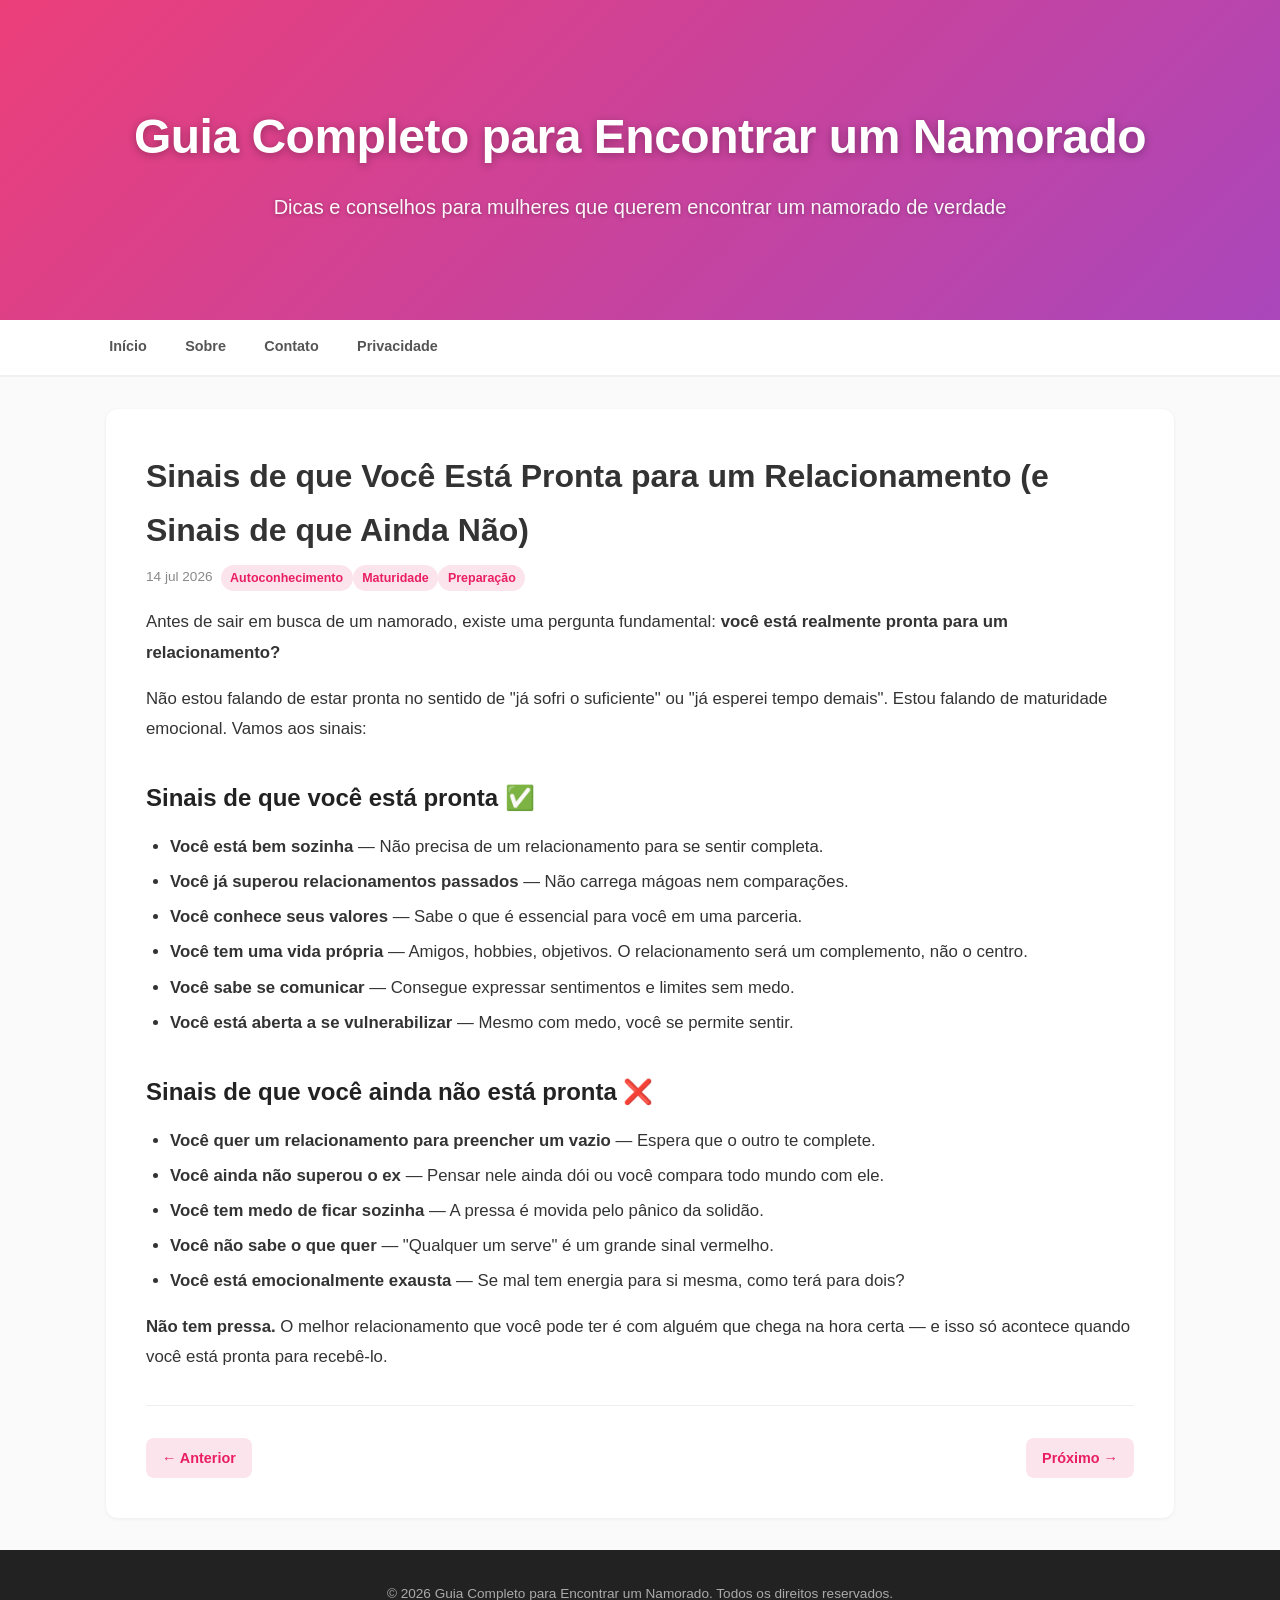
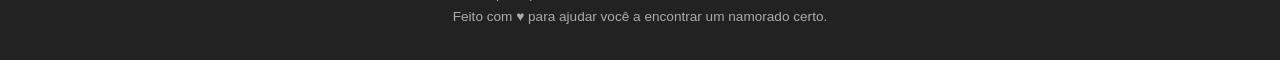
<file: posts/sinais-pronta-para-relacionamento.html>
<!DOCTYPE html>
<html lang="pt-BR">
<head>
  <meta charset="UTF-8">
  <meta name="viewport" content="width=device-width, initial-scale=1">
  <title>Sinais de que Você Está Pronta para um Relacionamento (e Sinais de que Ainda Não)</title>
  <meta name="description" content="Você está realmente pronta para namorar? Conheça os sinais de maturidade emocional que indicam que é hora de se abrir para o amor.">
  <meta property="og:title" content="Sinais de que Você Está Pronta para um Relacionamento">
  <meta property="og:description" content="Sinais de maturidade emocional para saber se é hora de namorar.">
  <meta property="og:type" content="article">
  <meta property="og:url" content="https://prado59.github.io/namoradocerto/posts/sinais-pronta-para-relacionamento.html">
  <meta name="twitter:card" content="summary_large_image">
  <link rel="canonical" href="https://prado59.github.io/namoradocerto/posts/sinais-pronta-para-relacionamento.html">
  <link rel="stylesheet" href="../css/style.css">
  <link rel="icon" href="data:image/svg+xml,<svg xmlns='http://www.w3.org/2000/svg' viewBox='0 0 100 100'><text y='.9em' font-size='90'>💕</text></svg>">
  <script async src="https://www.googletagmanager.com/gtag/js?id=G-HJWYYD8TSG"></script>
  <script>window.dataLayer=window.dataLayer||[];function gtag(){dataLayer.push(arguments);}gtag('js',new Date());gtag('config','G-HJWYYD8TSG');</script>
</head>
<body>
  <header class="header-wrap">
    <h1><a href="../index.html">Guia Completo para Encontrar um Namorado</a></h1>
    <p class="description">Dicas e conselhos para mulheres que querem encontrar um namorado de verdade</p>
  </header>
  <nav class="nav-wrap">
    <button class="nav-toggle" onclick="this.nextElementSibling.classList.toggle('open')">☰ Menu</button>
    <ul>
      <li><a href="../index.html">Início</a></li>
      <li><a href="../about.html">Sobre</a></li>
      <li><a href="../contact.html">Contato</a></li>
      <li><a href="../privacy.html">Privacidade</a></li>
    </ul>
  </nav>
  <div class="container-full">
    <article class="post-full">
      <h1 class="post-title">Sinais de que Você Está Pronta para um Relacionamento (e Sinais de que Ainda Não)</h1>
      <div class="post-meta">
        <span>14 jul 2026</span>
        <span class="labels"><a href="#">Autoconhecimento</a><a href="#">Maturidade</a><a href="#">Preparação</a></span>
      </div>
      <div class="post-body">
        <p>Antes de sair em busca de um namorado, existe uma pergunta fundamental: <strong>você está realmente pronta para um relacionamento?</strong></p>
        <p>Não estou falando de estar pronta no sentido de "já sofri o suficiente" ou "já esperei tempo demais". Estou falando de maturidade emocional. Vamos aos sinais:</p>
        <h2>Sinais de que você está pronta ✅</h2>
        <ul>
          <li><strong>Você está bem sozinha</strong> — Não precisa de um relacionamento para se sentir completa.</li>
          <li><strong>Você já superou relacionamentos passados</strong> — Não carrega mágoas nem comparações.</li>
          <li><strong>Você conhece seus valores</strong> — Sabe o que é essencial para você em uma parceria.</li>
          <li><strong>Você tem uma vida própria</strong> — Amigos, hobbies, objetivos. O relacionamento será um complemento, não o centro.</li>
          <li><strong>Você sabe se comunicar</strong> — Consegue expressar sentimentos e limites sem medo.</li>
          <li><strong>Você está aberta a se vulnerabilizar</strong> — Mesmo com medo, você se permite sentir.</li>
        </ul>
        <h2>Sinais de que você ainda não está pronta ❌</h2>
        <ul>
          <li><strong>Você quer um relacionamento para preencher um vazio</strong> — Espera que o outro te complete.</li>
          <li><strong>Você ainda não superou o ex</strong> — Pensar nele ainda dói ou você compara todo mundo com ele.</li>
          <li><strong>Você tem medo de ficar sozinha</strong> — A pressa é movida pelo pânico da solidão.</li>
          <li><strong>Você não sabe o que quer</strong> — "Qualquer um serve" é um grande sinal vermelho.</li>
          <li><strong>Você está emocionalmente exausta</strong> — Se mal tem energia para si mesma, como terá para dois?</li>
        </ul>
        <p><strong>Não tem pressa.</strong> O melhor relacionamento que você pode ter é com alguém que chega na hora certa — e isso só acontece quando você está pronta para recebê-lo.</p>
      </div>
      <div class="post-footer">
        <div class="post-nav">
          <a href="homem-certo-para-voce.html">← Anterior</a>
          <a href="dicas-conversa-apps-namoro.html">Próximo →</a>
        </div>
      </div>
    </article>
  </div>
  <footer class="footer-wrap">
    <p>&copy; 2026 Guia Completo para Encontrar um Namorado. Todos os direitos reservados.</p>
    <p>Feito com ♥ para ajudar você a encontrar um namorado certo.</p>
  </footer>
</body>
</html>
</file>
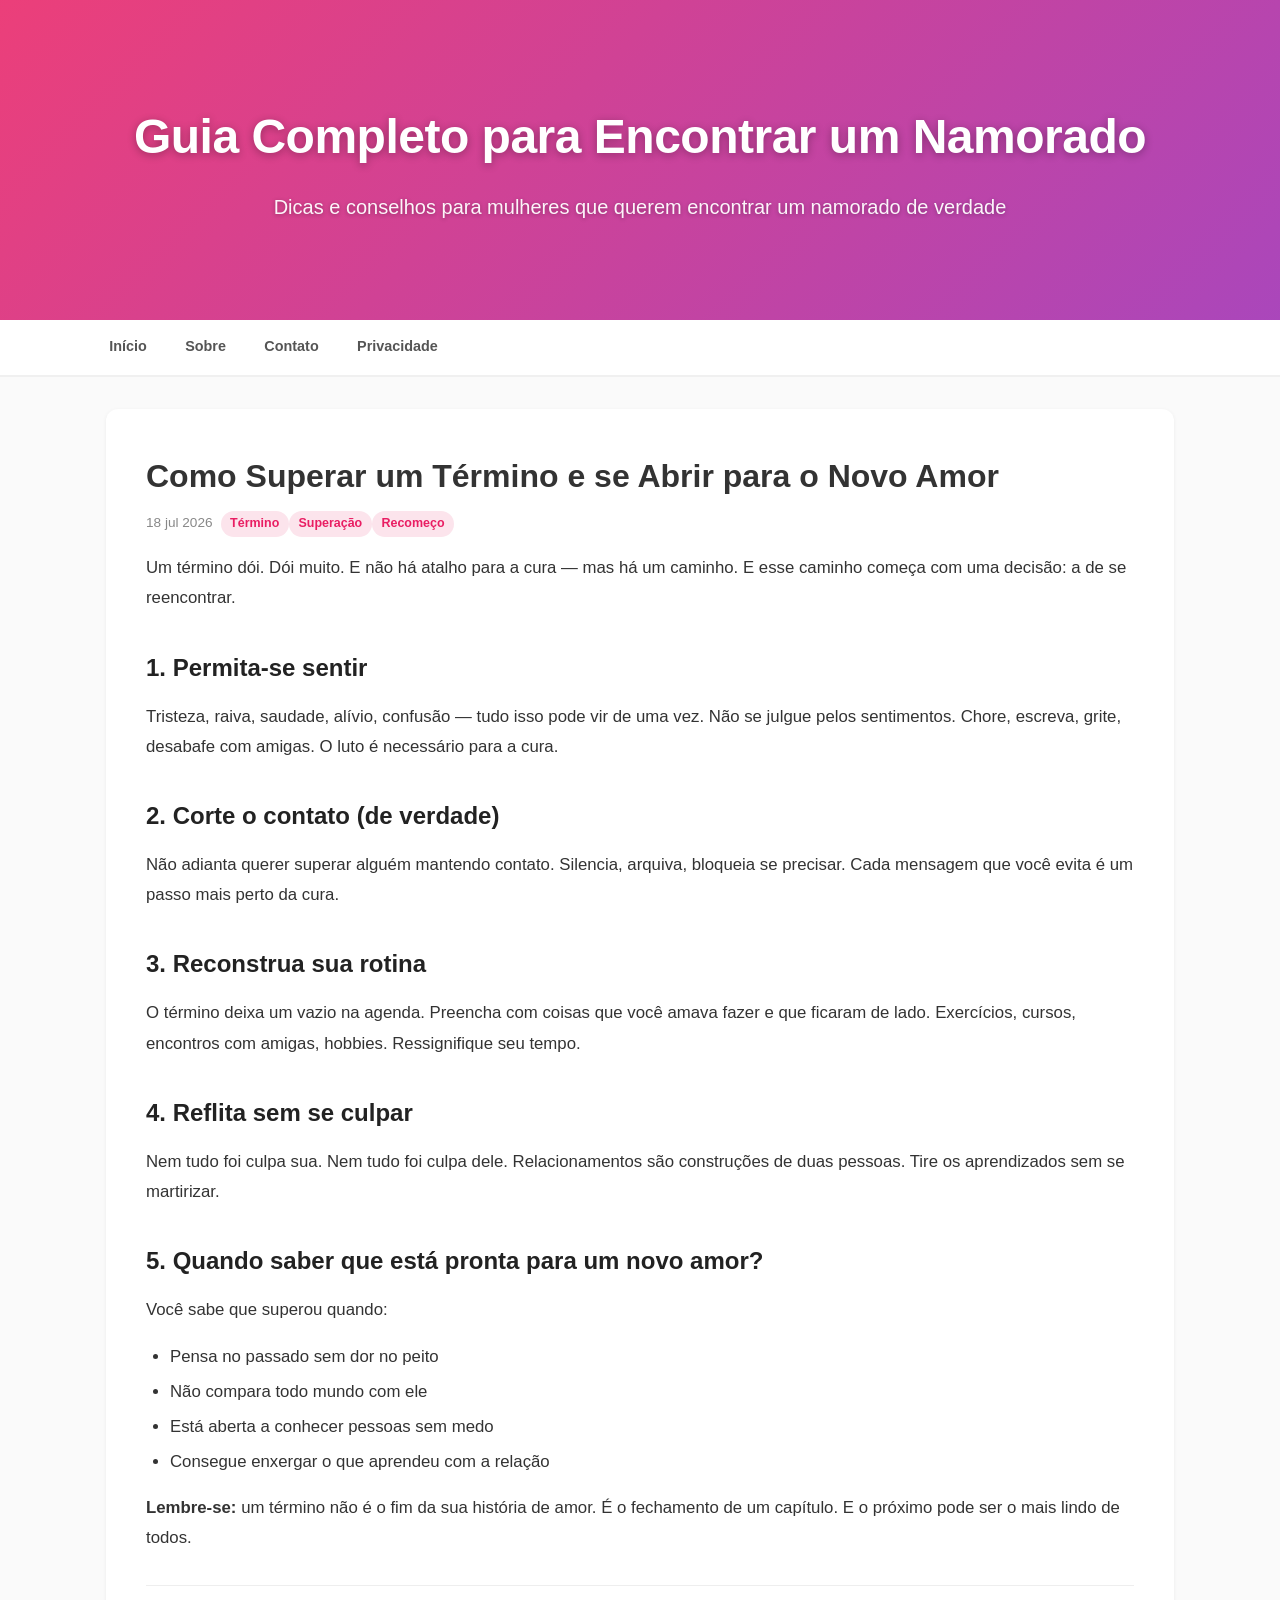
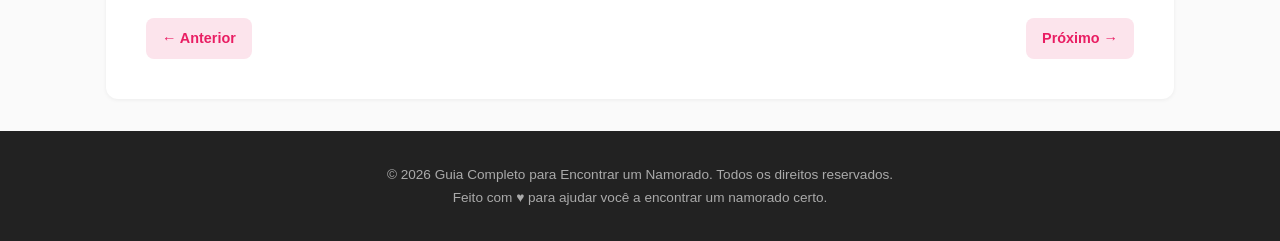
<file: posts/superar-termino-novo-amor.html>
<!DOCTYPE html>
<html lang="pt-BR">
<head>
  <meta charset="UTF-8">
  <meta name="viewport" content="width=device-width, initial-scale=1">
  <title>Como Superar um Término e se Abrir para o Novo Amor</title>
  <meta name="description" content="Guia para superar um término de relacionamento. Aprenda a passar pelo luto, se reconectar consigo mesma e se abrir para um novo amor.">
  <meta property="og:title" content="Como Superar um Término e se Abrir para o Novo Amor">
  <meta property="og:description" content="Aprenda a superar o término e se abrir para um novo relacionamento.">
  <meta property="og:type" content="article">
  <meta property="og:url" content="https://prado59.github.io/namoradocerto/posts/superar-termino-novo-amor.html">
  <meta name="twitter:card" content="summary_large_image">
  <link rel="canonical" href="https://prado59.github.io/namoradocerto/posts/superar-termino-novo-amor.html">
  <link rel="stylesheet" href="../css/style.css">
  <link rel="icon" href="data:image/svg+xml,<svg xmlns='http://www.w3.org/2000/svg' viewBox='0 0 100 100'><text y='.9em' font-size='90'>💕</text></svg>">
  <script async src="https://www.googletagmanager.com/gtag/js?id=G-HJWYYD8TSG"></script>
  <script>window.dataLayer=window.dataLayer||[];function gtag(){dataLayer.push(arguments);}gtag('js',new Date());gtag('config','G-HJWYYD8TSG');</script>
</head>
<body>
  <header class="header-wrap">
    <h1><a href="../index.html">Guia Completo para Encontrar um Namorado</a></h1>
    <p class="description">Dicas e conselhos para mulheres que querem encontrar um namorado de verdade</p>
  </header>
  <nav class="nav-wrap">
    <button class="nav-toggle" onclick="this.nextElementSibling.classList.toggle('open')">☰ Menu</button>
    <ul>
      <li><a href="../index.html">Início</a></li>
      <li><a href="../about.html">Sobre</a></li>
      <li><a href="../contact.html">Contato</a></li>
      <li><a href="../privacy.html">Privacidade</a></li>
    </ul>
  </nav>
  <div class="container-full">
    <article class="post-full">
      <h1 class="post-title">Como Superar um Término e se Abrir para o Novo Amor</h1>
      <div class="post-meta">
        <span>18 jul 2026</span>
        <span class="labels"><a href="#">Término</a><a href="#">Superação</a><a href="#">Recomeço</a></span>
      </div>
      <div class="post-body">
        <p>Um término dói. Dói muito. E não há atalho para a cura — mas há um caminho. E esse caminho começa com uma decisão: a de se reencontrar.</p>
        <h2>1. Permita-se sentir</h2>
        <p>Tristeza, raiva, saudade, alívio, confusão — tudo isso pode vir de uma vez. Não se julgue pelos sentimentos. Chore, escreva, grite, desabafe com amigas. O luto é necessário para a cura.</p>
        <h2>2. Corte o contato (de verdade)</h2>
        <p>Não adianta querer superar alguém mantendo contato. Silencia, arquiva, bloqueia se precisar. Cada mensagem que você evita é um passo mais perto da cura.</p>
        <h2>3. Reconstrua sua rotina</h2>
        <p>O término deixa um vazio na agenda. Preencha com coisas que você amava fazer e que ficaram de lado. Exercícios, cursos, encontros com amigas, hobbies. Ressignifique seu tempo.</p>
        <h2>4. Reflita sem se culpar</h2>
        <p>Nem tudo foi culpa sua. Nem tudo foi culpa dele. Relacionamentos são construções de duas pessoas. Tire os aprendizados sem se martirizar.</p>
        <h2>5. Quando saber que está pronta para um novo amor?</h2>
        <p>Você sabe que superou quando:</p>
        <ul>
          <li>Pensa no passado sem dor no peito</li>
          <li>Não compara todo mundo com ele</li>
          <li>Está aberta a conhecer pessoas sem medo</li>
          <li>Consegue enxergar o que aprendeu com a relação</li>
        </ul>
        <p><strong>Lembre-se:</strong> um término não é o fim da sua história de amor. É o fechamento de um capítulo. E o próximo pode ser o mais lindo de todos.</p>
      </div>
      <div class="post-footer">
        <div class="post-nav">
          <a href="dicas-conversa-apps-namoro.html">← Anterior</a>
          <a href="relacionamento-em-crise.html">Próximo →</a>
        </div>
      </div>
    </article>
  </div>
  <footer class="footer-wrap">
    <p>&copy; 2026 Guia Completo para Encontrar um Namorado. Todos os direitos reservados.</p>
    <p>Feito com ♥ para ajudar você a encontrar um namorado certo.</p>
  </footer>
</body>
</html>
</file>
<file: css/style.css>
/* === RESET & BASE === */
*, *::before, *::after { box-sizing: border-box; margin: 0; padding: 0; }
html { font-size: 16px; scroll-behavior: smooth; }
body {
  font-family: -apple-system, BlinkMacSystemFont, 'Segoe UI', Roboto, 'Helvetica Neue', Arial, sans-serif;
  line-height: 1.7;
  color: #333;
  background: #fafafa;
}
a { color: #e91e63; text-decoration: none; transition: color .2s; }
a:hover { color: #c2185b; }
img { max-width: 100%; height: auto; display: block; }
ul, ol { padding-left: 1.5rem; }

/* === HEADER === */
.header-wrap {
  position: relative;
  background: linear-gradient(135deg, rgba(233,30,99,.85), rgba(156,39,176,.85)), url('https://images.pexels.com/photos/3856020/pexels-photo-3856020.jpeg?auto=compress&cs=tinysrgb&w=1260&h=750&dpr=1') center/cover no-repeat;
  color: #fff;
  padding: 5rem 1rem;
  text-align: center;
  min-height: 320px;
  display: flex;
  flex-direction: column;
  justify-content: center;
  align-items: center;
}
.header-wrap h1 { font-size: 3rem; font-weight: 800; letter-spacing: -.5px; text-shadow: 0 2px 8px rgba(0,0,0,.3); }
.header-wrap h1 a { color: #fff; }
.header-wrap h1 a:hover { color: #fce4ec; }
.header-wrap .description { font-size: 1.25rem; opacity: .95; margin-top: .8rem; text-shadow: 0 1px 4px rgba(0,0,0,.3); }

/* === NAV === */
.nav-wrap {
  background: #fff;
  border-bottom: 2px solid #f0f0f0;
  padding: 0 1rem;
  position: sticky;
  top: 0;
  z-index: 100;
}
.nav-wrap ul {
  list-style: none;
  display: flex;
  flex-wrap: wrap;
  gap: 0;
  padding: 0;
  margin: 0;
  max-width: 1100px;
  margin: 0 auto;
}
.nav-wrap li { margin: 0; }
.nav-wrap a {
  display: block;
  padding: .85rem 1.2rem;
  color: #555;
  font-weight: 600;
  font-size: .9rem;
  border-bottom: 3px solid transparent;
  transition: all .2s;
}
.nav-wrap a:hover, .nav-wrap .active a {
  color: #e91e63;
  border-bottom-color: #e91e63;
  background: #fce4ec;
}
.nav-toggle {
  display: none;
  background: none;
  border: none;
  font-size: 1.5rem;
  padding: .7rem 1rem;
  color: #555;
  cursor: pointer;
  width: 100%;
  text-align: left;
}

/* === CONTAINER === */
.container {
  max-width: 1100px;
  margin: 0 auto;
  padding: 2rem 1rem;
  display: grid;
  grid-template-columns: 1fr 320px;
  gap: 2rem;
}
.container-full { max-width: 1100px; margin: 0 auto; padding: 2rem 1rem; }

/* === POSTS === */
.post-card {
  background: #fff;
  border-radius: 12px;
  padding: 2rem;
  margin-bottom: 2rem;
  box-shadow: 0 1px 4px rgba(0,0,0,.06);
  transition: box-shadow .2s;
}
.post-card:hover { box-shadow: 0 4px 16px rgba(0,0,0,.1); }
.post-card h2 {
  font-size: 1.6rem;
  line-height: 1.3;
  margin-bottom: .5rem;
}
.post-card h2 a { color: #222; }
.post-card h2 a:hover { color: #e91e63; }
.post-meta {
  font-size: .85rem;
  color: #888;
  margin-bottom: 1rem;
  display: flex;
  flex-wrap: wrap;
  gap: .5rem;
}
.post-meta .labels a {
  display: inline-block;
  background: #fce4ec;
  color: #e91e63;
  padding: .15rem .6rem;
  border-radius: 20px;
  font-size: .78rem;
  font-weight: 600;
}
.post-excerpt { font-size: 1.05rem; line-height: 1.8; color: #555; margin-bottom: 1rem; }
.read-more {
  display: inline-block;
  background: #e91e63;
  color: #fff;
  padding: .5rem 1.2rem;
  border-radius: 30px;
  font-weight: 600;
  font-size: .9rem;
}
.read-more:hover { background: #c2185b; color: #fff; }

/* === POST FULL === */
.post-full { background: #fff; border-radius: 12px; padding: 2.5rem; box-shadow: 0 1px 4px rgba(0,0,0,.06); }
.post-full .post-title { font-size: 2rem; margin-bottom: .5rem; }
.post-full .post-body { font-size: 1.05rem; line-height: 1.8; }
.post-full .post-body h2 { font-size: 1.5rem; margin: 2rem 0 .8rem; color: #222; }
.post-full .post-body h3 { font-size: 1.2rem; margin: 1.5rem 0 .6rem; color: #333; }
.post-full .post-body p { margin-bottom: 1rem; }
.post-full .post-body img {
  border-radius: 8px;
  margin: 1.5rem auto;
  box-shadow: 0 2px 8px rgba(0,0,0,.1);
}
.post-full .post-body ul, .post-full .post-body ol { margin-bottom: 1rem; }
.post-full .post-body li { margin-bottom: .3rem; }
.post-footer { margin-top: 2rem; padding-top: 1rem; border-top: 1px solid #eee; }
.post-nav { display: flex; justify-content: space-between; margin-top: 1rem; }
.post-nav a { background: #fce4ec; color: #e91e63; padding: .5rem 1rem; border-radius: 8px; font-weight: 600; font-size: .9rem; }
.post-nav a:hover { background: #e91e63; color: #fff; }

/* === TABLES === */
table { width: 100%; border-collapse: collapse; margin: 1.5rem 0; }
th, td { padding: .75rem; text-align: left; border-bottom: 1px solid #eee; }
th { background: #fce4ec; color: #e91e63; font-weight: 700; }
tr:hover td { background: #fafafa; }

/* === SIDEBAR === */
.sidebar .widget {
  background: #fff;
  border-radius: 12px;
  padding: 1.5rem;
  margin-bottom: 1.5rem;
  box-shadow: 0 1px 4px rgba(0,0,0,.06);
}
.sidebar h3 {
  font-size: 1.1rem;
  color: #e91e63;
  margin-bottom: 1rem;
  padding-bottom: .5rem;
  border-bottom: 2px solid #fce4ec;
  text-transform: uppercase;
  letter-spacing: .5px;
}
.sidebar ul { list-style: none; padding: 0; }
.sidebar li { margin-bottom: .5rem; }
.sidebar li a {
  color: #555;
  display: block;
  padding: .3rem 0;
  border-bottom: 1px solid #f5f5f5;
  font-size: .93rem;
}
.sidebar li a:hover { color: #e91e63; padding-left: .3rem; }

/* Profile */
.sidebar .profile-img { border-radius: 50%; margin: 0 auto 1rem; }
.sidebar .profile-text { text-align: center; }
.sidebar .profile-text p { font-size: .9rem; color: #666; margin-top: .5rem; }

/* Label cloud */
.label-cloud { display: flex; flex-wrap: wrap; gap: .4rem; }
.label-cloud a {
  display: inline-block;
  background: #fce4ec;
  color: #e91e63;
  padding: .25rem .8rem;
  border-radius: 20px;
  font-size: .82rem;
  font-weight: 600;
}
.label-cloud a:hover { background: #e91e63; color: #fff; }

/* === PAGE HEADER === */
.page-header {
  background: linear-gradient(135deg, #e91e63, #9c27b0);
  color: #fff;
  padding: 2.5rem 1rem;
  text-align: center;
}
.page-header h1 { font-size: 2rem; }

/* === FORM === */
form { margin-top: 1rem; }
.form-group { margin-bottom: 1rem; }
label { display: block; font-weight: 600; margin-bottom: .3rem; color: #333; }
input, textarea {
  width: 100%;
  padding: .75rem;
  border: 2px solid #eee;
  border-radius: 8px;
  font-size: 1rem;
  font-family: inherit;
}
input:focus, textarea:focus { outline: none; border-color: #e91e63; }
textarea { min-height: 150px; resize: vertical; }
.btn {
  background: #e91e63;
  color: #fff;
  padding: .75rem 2rem;
  border: none;
  border-radius: 30px;
  font-size: 1rem;
  font-weight: 600;
  cursor: pointer;
}
.btn:hover { background: #c2185b; }

/* === FOOTER === */
.footer-wrap {
  background: #222;
  color: #aaa;
  text-align: center;
  padding: 2rem 1rem;
  font-size: .85rem;
}
.footer-wrap a { color: #e91e63; }
.footer-wrap .social-links { margin-top: 1rem; }
.footer-wrap .social-links a { display: inline-block; margin: 0 .5rem; color: #aaa; }
.footer-wrap .social-links a:hover { color: #e91e63; }

/* === 404 === */
.error-page { text-align: center; padding: 4rem 1rem; }
.error-page h1 { font-size: 6rem; color: #e91e63; }
.error-page p { font-size: 1.2rem; color: #666; margin: 1rem 0 2rem; }

/* === RESPONSIVE === */
@media (max-width: 780px) {
  .container { grid-template-columns: 1fr; }
  .nav-wrap ul { display: none; flex-direction: column; width: 100%; }
  .nav-wrap ul.open { display: flex; }
  .nav-toggle { display: block; }
  .header-wrap { padding: 3rem 1rem; min-height: 220px; }
  .header-wrap h1 { font-size: 2rem; }
  .post-card h2 { font-size: 1.3rem; }
  .post-card { padding: 1.2rem; }
  .post-full { padding: 1.2rem; }
  .post-full .post-title { font-size: 1.5rem; }
}
</file>
